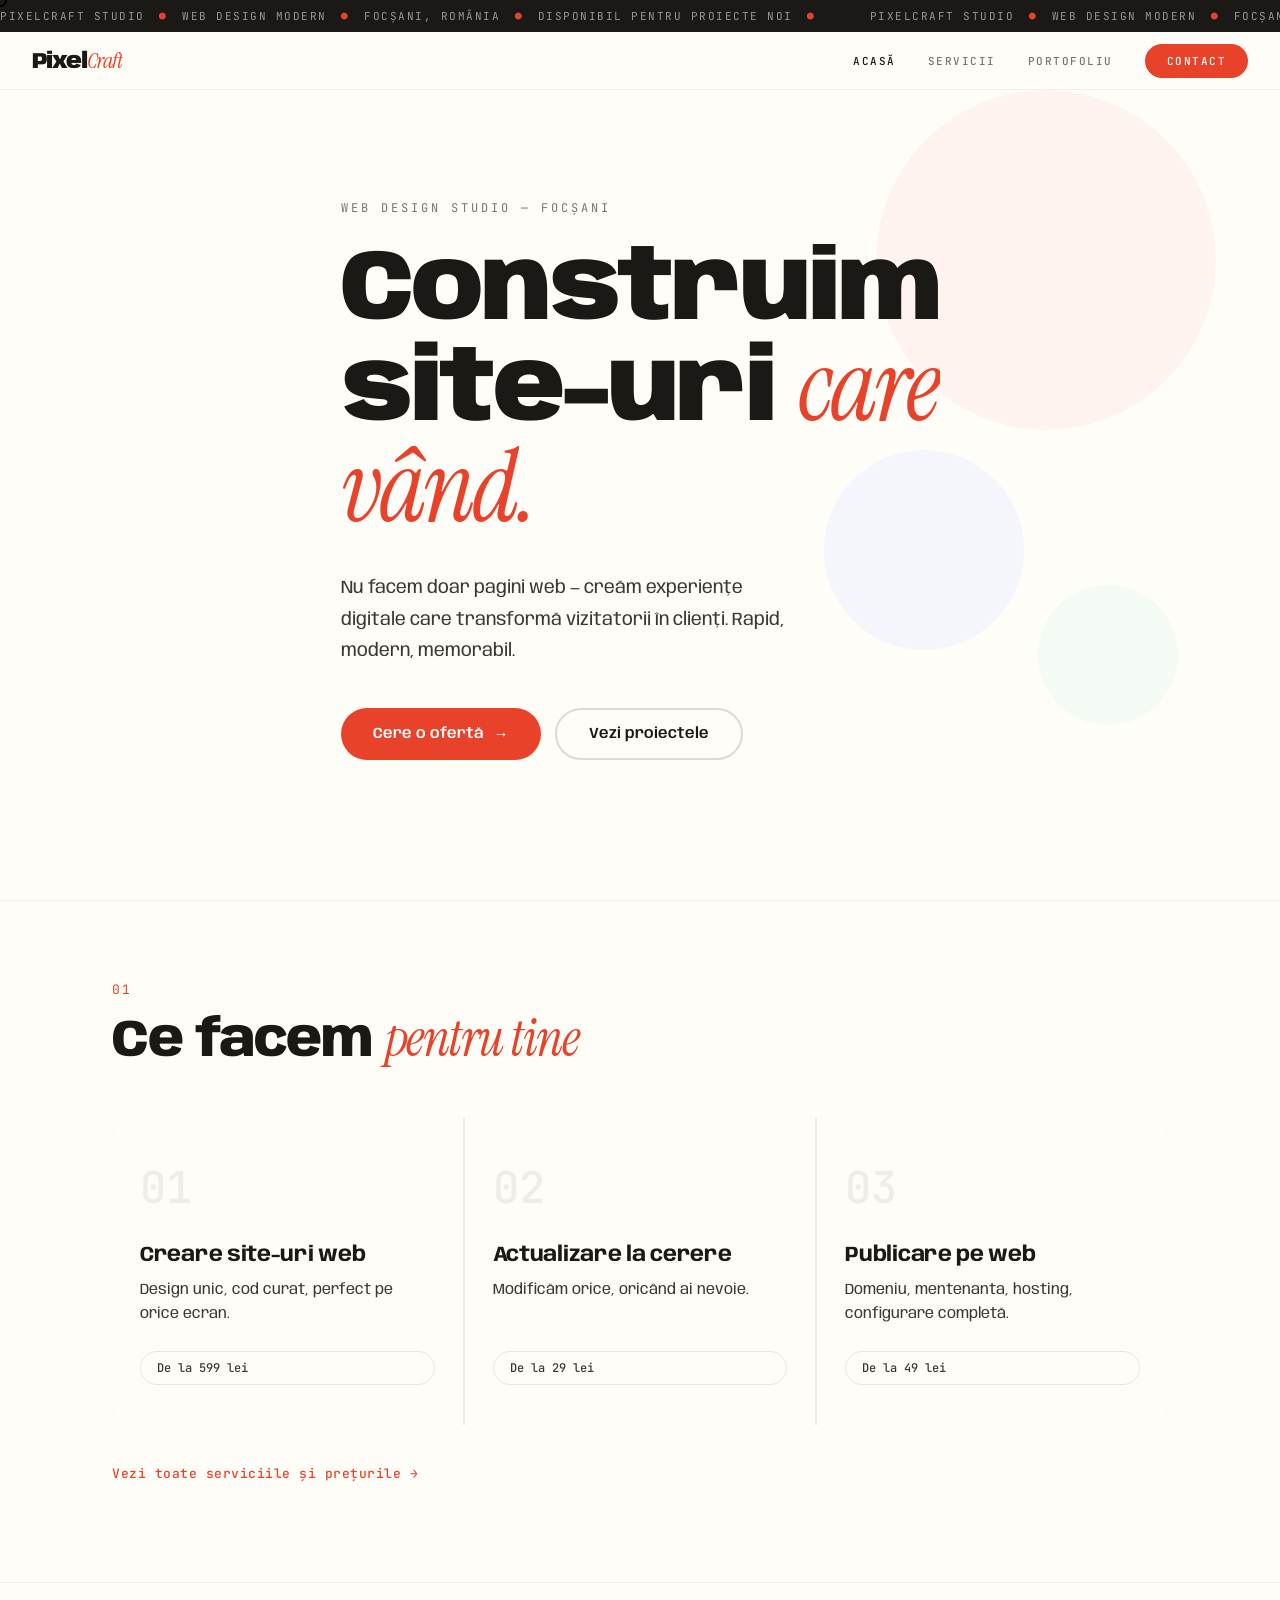
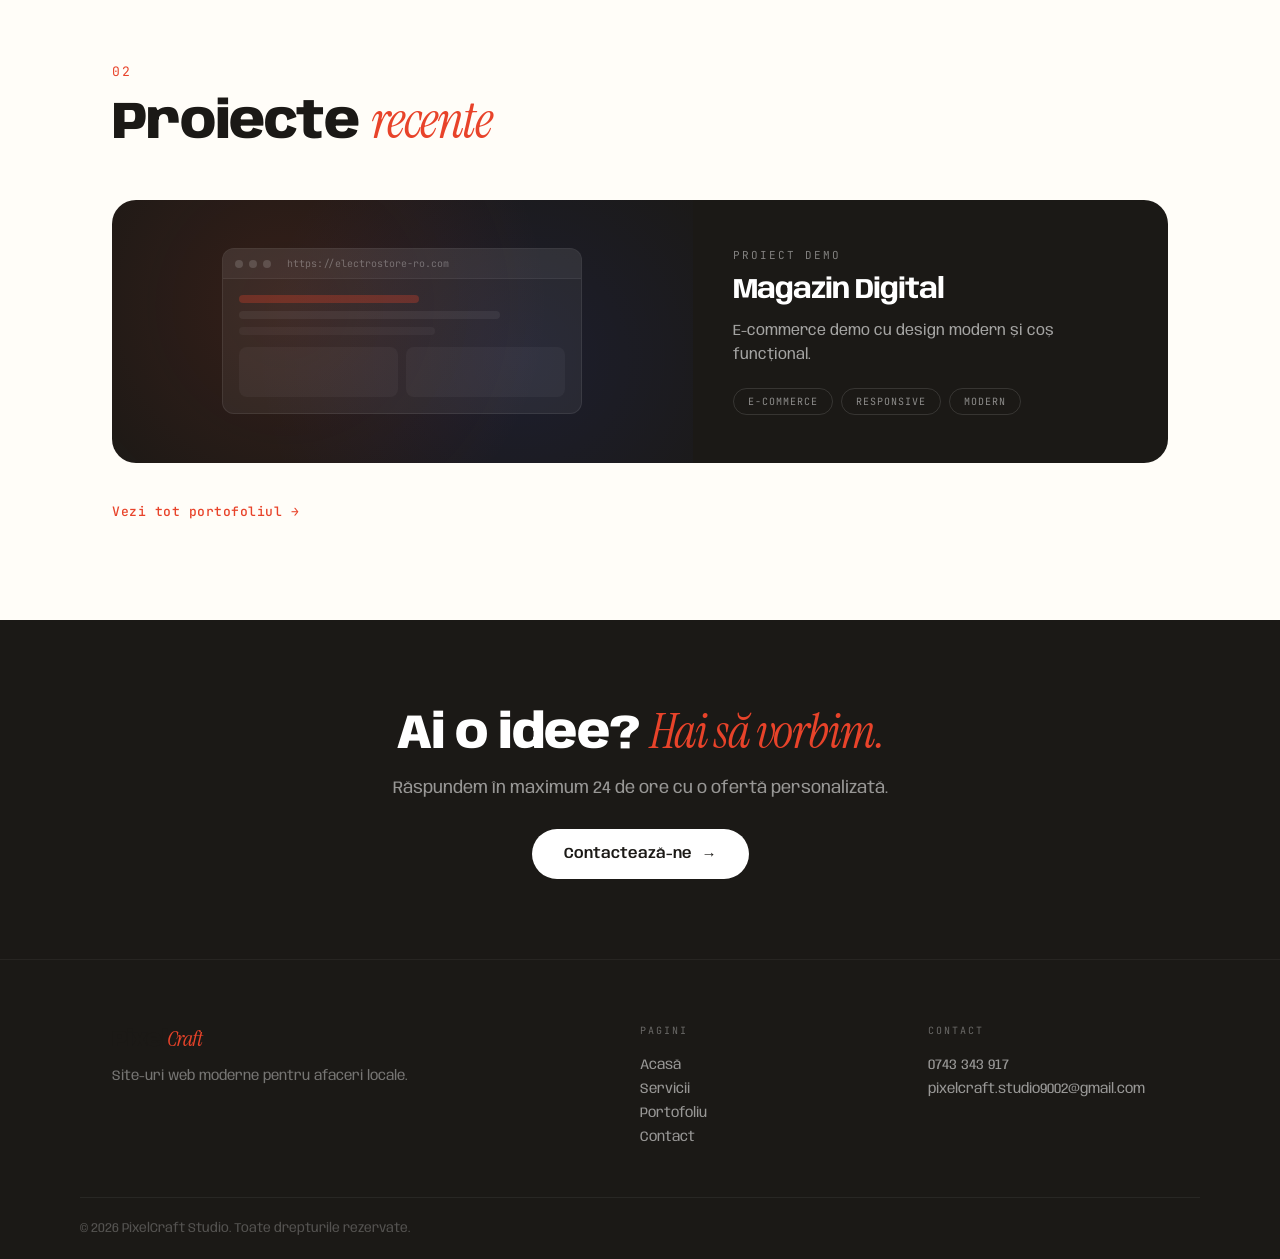
<file: index.html>
<!DOCTYPE html>
<html lang="ro">
<head>
<meta charset="UTF-8">
<meta name="viewport" content="width=device-width, initial-scale=1.0">
<title>PixelCraft Studio — Site-uri Web Moderne</title>
<link href="https://fonts.googleapis.com/css2?family=Instrument+Serif:ital@0;1&family=Anybody:wght@300;400;500;600;700;800;900&family=JetBrains+Mono:wght@400;500&display=swap" rel="stylesheet">
<link rel="stylesheet" href="style.css">
</head>
<body>

<!-- CURSOR -->
<div class="cursor" id="cursor"></div>

<!-- MARQUEE -->
<div class="marquee-wrap">
  <div class="marquee" id="marquee">
    <span>PixelCraft Studio <b class="dot">●</b> Web Design Modern <b class="dot">●</b> Focșani, România <b class="dot">●</b> Disponibil pentru proiecte noi <b class="dot">●</b></span>
    <span>PixelCraft Studio <b class="dot">●</b> Web Design Modern <b class="dot">●</b> Focșani, România <b class="dot">●</b> Disponibil pentru proiecte noi <b class="dot">●</b></span>
    <span>PixelCraft Studio <b class="dot">●</b> Web Design Modern <b class="dot">●</b> Focșani, România <b class="dot">●</b> Disponibil pentru proiecte noi <b class="dot">●</b></span>
    <span>PixelCraft Studio <b class="dot">●</b> Web Design Modern <b class="dot">●</b> Focșani, România <b class="dot">●</b> Disponibil pentru proiecte noi <b class="dot">●</b></span>
  </div>
</div>

<!-- NAV -->
<nav id="navbar">
  <a href="index.html" class="logo">Pixel<i>Craft</i></a>
  <ul class="nav-links" id="navLinks">
    <li><a href="index.html" class="active">Acasă</a></li>
    <li><a href="servicii.html">Servicii</a></li>
    <li><a href="portofoliu.html">Portofoliu</a></li>
    <li><a href="contact.html" class="cta-link">Contact</a></li>
  </ul>
  <button class="hamburger" id="hamburger" aria-label="Meniu">
    <span></span><span></span><span></span>
  </button>
</nav>

<!-- MOBILE MENU -->
<div class="mobile-menu" id="mobileMenu">
  <div class="mobile-menu-inner">
    <a href="index.html" class="mobile-link active">Acasă</a>
    <a href="servicii.html" class="mobile-link">Servicii</a>
    <a href="portofoliu.html" class="mobile-link">Portofoliu</a>
    <a href="contact.html" class="mobile-link">Contact</a>
    <div class="mobile-menu-footer">
      <p>pixelcraft.studio9002@gmail.com</p>
      <p>0743 343 917</p>
    </div>
  </div>
</div>

<!-- HERO -->
<header class="hero">
  <div class="hero-inner">
    <p class="hero-eyebrow anim">Web Design Studio — Focșani</p>
    <h1 class="hero-title">
      <span class="line"><span class="anim anim-d1">Construim</span></span>
      <span class="line"><span class="anim anim-d2">site-uri <em class="accent-italic">care</em></span></span>
      <span class="line"><span class="anim anim-d3"><em class="accent-italic">vând.</em></span></span>
    </h1>
    <p class="hero-desc anim anim-d4">Nu facem doar pagini web — creăm experiențe digitale care transformă vizitatorii în clienți. Rapid, modern, memorabil.</p>
    <div class="hero-buttons anim anim-d5">
      <a href="contact.html" class="btn-primary">Cere o ofertă <span class="btn-arrow">→</span></a>
      <a href="portofoliu.html" class="btn-outline">Vezi proiectele</a>
    </div>
  </div>

  <div class="hero-shapes">
    <div class="blob blob-1"></div>
    <div class="blob blob-2"></div>
    <div class="blob blob-3"></div>
  </div>
</header>

<!-- SERVICII PREVIEW -->
<section class="home-services">
  <div class="container">
    <div class="section-header anim">
      <span class="section-num">01</span>
      <h2 class="section-title">Ce facem <em class="accent-italic">pentru tine</em></h2>
    </div>

    <div class="services-preview">
      <a href="servicii.html" class="service-preview-card anim">
        <span class="sp-num">01</span>
        <h3 class="sp-name">Creare site-uri web</h3>
        <p class="sp-desc">Design unic, cod curat, perfect pe orice ecran.</p>
        <span class="sp-price">De la 599 lei</span>
        <span class="sp-arrow">→</span>
      </a>
      <a href="servicii.html" class="service-preview-card anim anim-delay-1">
        <span class="sp-num">02</span>
        <h3 class="sp-name">Actualizare la cerere</h3>
        <p class="sp-desc">Modificăm orice, oricând ai nevoie.</p>
        <span class="sp-price">De la 29 lei</span>
        <span class="sp-arrow">→</span>
      </a>
      <a href="servicii.html" class="service-preview-card anim anim-delay-2">
        <span class="sp-num">03</span>
        <h3 class="sp-name">Publicare pe web</h3>
        <p class="sp-desc">Domeniu, mentenanta, hosting, configurare completă.</p>
        <span class="sp-price">De la 49 lei</span>
        <span class="sp-arrow">→</span>
      </a>
    </div>

    <div class="section-cta anim">
      <a href="servicii.html" class="link-arrow">Vezi toate serviciile și prețurile →</a>
    </div>
  </div>
</section>

<!-- PORTOFOLIU PREVIEW -->
<section class="home-portfolio">
  <div class="container">
    <div class="section-header anim">
      <span class="section-num">02</span>
      <h2 class="section-title">Proiecte <em class="accent-italic">recente</em></h2>
    </div>

    <div class="portfolio-preview anim">
      <div class="pp-card">
        <div class="pp-visual">
          <div class="pp-browser">
            <div class="pp-browser-bar">
              <span class="pp-dot"></span><span class="pp-dot"></span><span class="pp-dot"></span>
              <span class="pp-url">https://electrostore-ro.com</span>
            </div>
            <div class="pp-browser-body">
              <div class="pp-line pp-line-accent"></div>
              <div class="pp-line pp-line-80"></div>
              <div class="pp-line pp-line-60"></div>
              <div class="pp-blocks">
                <div class="pp-block"></div>
                <div class="pp-block"></div>
              </div>
            </div>
          </div>
        </div>
        <div class="pp-info">
          <span class="pp-label">Proiect Demo</span>
          <h3 class="pp-name">Magazin Digital</h3>
          <p class="pp-desc">E-commerce demo cu design modern și coș funcțional.</p>
          <div class="pp-tags">
            <span>E-commerce</span><span>Responsive</span><span>Modern</span>
          </div>
        </div>
      </div>
    </div>

    <div class="section-cta anim">
      <a href="portofoliu.html" class="link-arrow">Vezi tot portofoliul →</a>
    </div>
  </div>
</section>

<!-- CTA BAND -->
<section class="cta-band">
  <div class="container">
    <div class="cta-content anim">
      <h2 class="cta-title">Ai o idee? <em class="accent-italic">Hai să vorbim.</em></h2>
      <p class="cta-desc">Răspundem în maximum 24 de ore cu o ofertă personalizată.</p>
      <a href="contact.html" class="btn-primary btn-light">Contactează-ne <span class="btn-arrow">→</span></a>
    </div>
  </div>
</section>

<!-- FOOTER -->
<footer class="site-footer">
  <div class="container footer-grid">
    <div class="footer-brand">
      <span class="logo">Pixel<i>Craft</i></span>
      <p class="footer-tagline">Site-uri web moderne pentru afaceri locale.</p>
    </div>
    <div class="footer-nav">
      <p class="footer-heading">Pagini</p>
      <a href="index.html">Acasă</a>
      <a href="servicii.html">Servicii</a>
      <a href="portofoliu.html">Portofoliu</a>
      <a href="contact.html">Contact</a>
    </div>
    <div class="footer-contact">
      <p class="footer-heading">Contact</p>
      <a href="tel:0743343917">0743 343 917</a>
      <a href="mailto:pixelcraft.studio9002@gmail.com">pixelcraft.studio9002@gmail.com</a>
    </div>
  </div>
  <div class="container footer-bottom">
    <p>© 2026 PixelCraft Studio. Toate drepturile rezervate.</p>
  </div>
</footer>

<script src="main.js"></script>
</body>
</html>
</file>
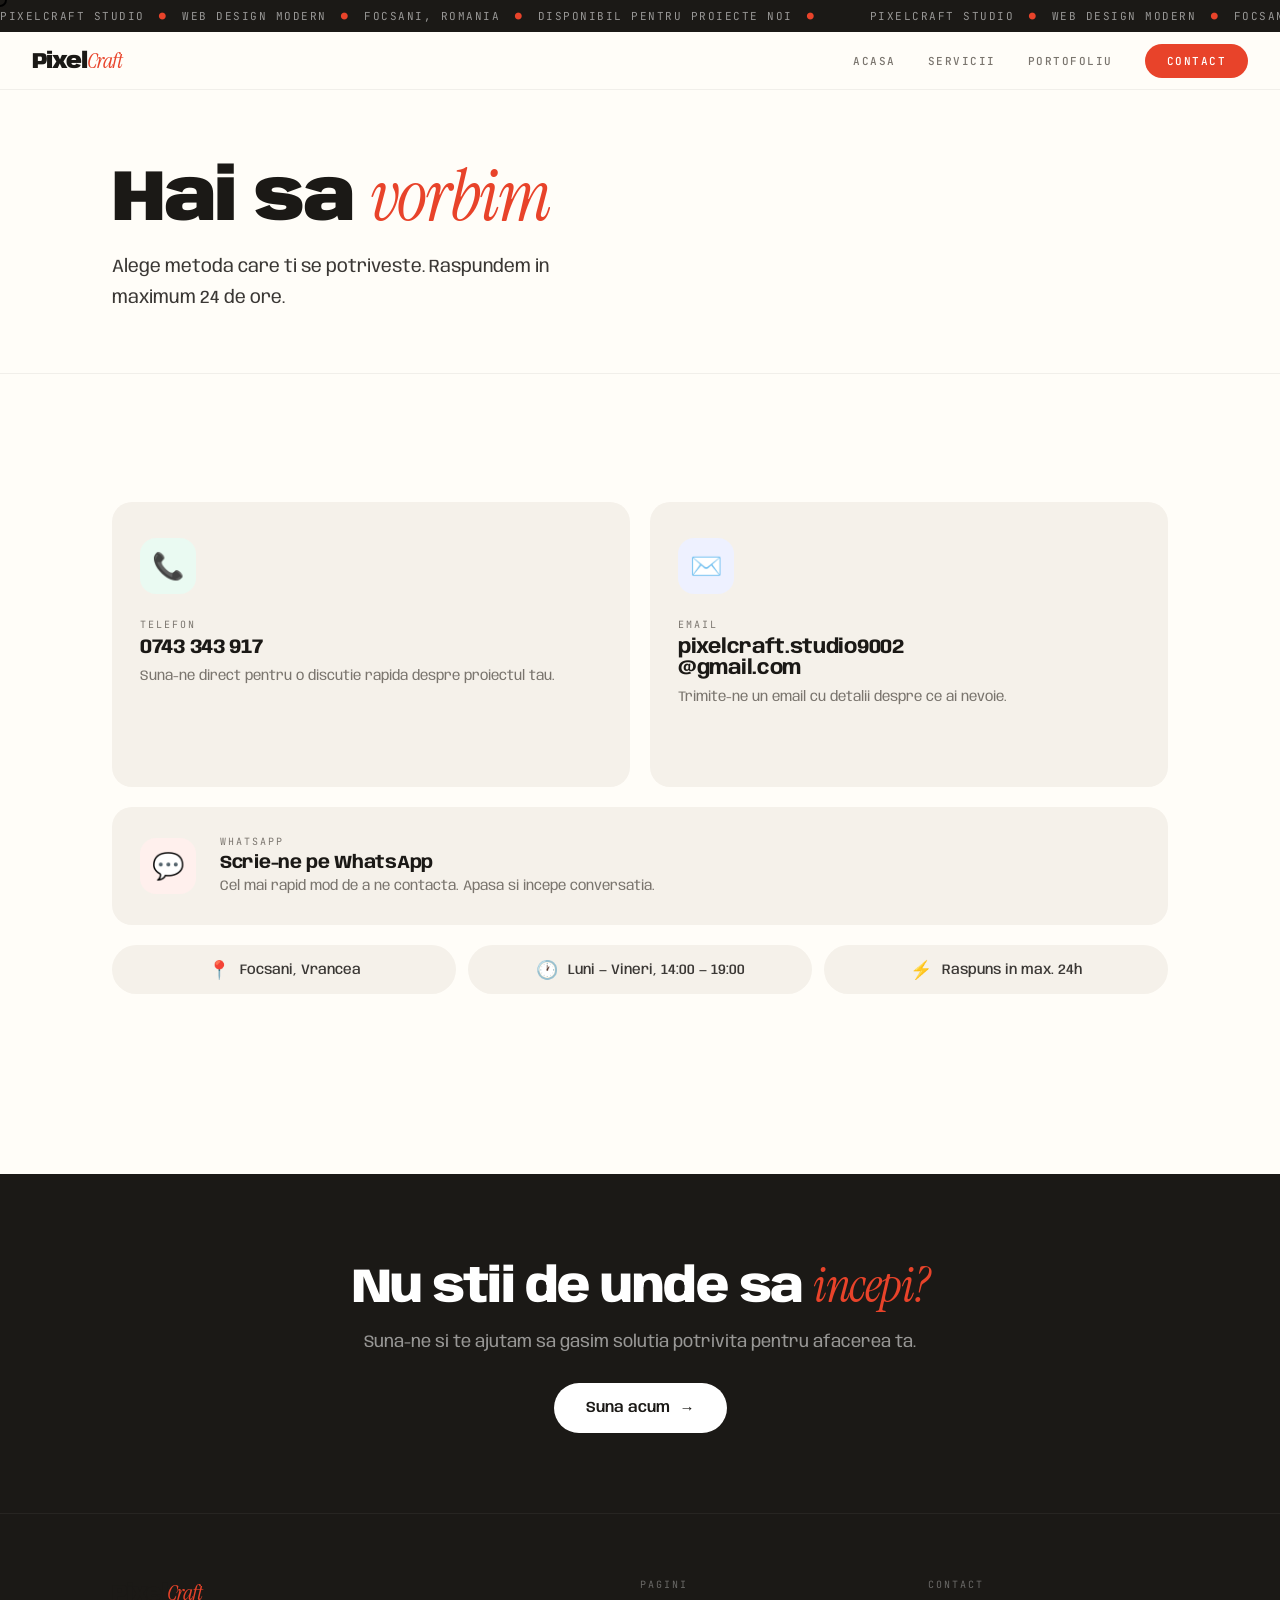
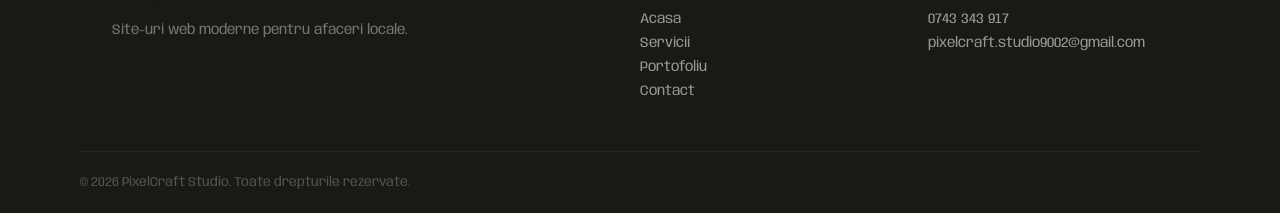
<file: contact.html>
<!DOCTYPE html>
<html lang="ro">
<head>
<meta charset="UTF-8">
<meta name="viewport" content="width=device-width, initial-scale=1.0">
<title>Contact — PixelCraft Studio</title>
<link href="https://fonts.googleapis.com/css2?family=Instrument+Serif:ital@0;1&family=Anybody:wght@300;400;500;600;700;800;900&family=JetBrains+Mono:wght@400;500&display=swap" rel="stylesheet">
<link rel="stylesheet" href="style.css">
<style>
  .contact-cards {
    display: grid;
    grid-template-columns: 1fr 1fr;
    gap: 20px;
    margin-top: 48px;
  }

  .contact-action-card {
    background: var(--sand);
    border-radius: 20px;
    padding: 36px 28px;
    text-decoration: none;
    color: var(--ink);
    position: relative;
    overflow: hidden;
    transition: all 0.5s cubic-bezier(0.16,1,0.3,1);
    display: flex;
    flex-direction: column;
  }

  .contact-action-card::before {
    content: '';
    position: absolute;
    inset: 0;
    background: var(--ink);
    transform: translateY(101%);
    transition: transform 0.5s cubic-bezier(0.16,1,0.3,1);
    z-index: 0;
  }

  .contact-action-card:hover::before { transform: translateY(0); }
  .contact-action-card:hover { color: #fff; }
  .contact-action-card:hover .cac-icon { background: rgba(255,255,255,0.1); }
  .contact-action-card:hover .cac-hint { color: rgba(255,255,255,0.4); }
  .contact-action-card:hover .cac-arrow { opacity: 1; transform: translateX(0); color: var(--pop); }
  .contact-action-card > * { position: relative; z-index: 1; }

  .cac-icon {
    width: 56px;
    height: 56px;
    border-radius: 16px;
    display: flex;
    align-items: center;
    justify-content: center;
    font-size: 26px;
    margin-bottom: 24px;
    transition: background 0.5s;
  }

  .cac-icon.green { background: var(--green-soft); }
  .cac-icon.blue { background: var(--blue-soft); }
  .cac-icon.orange { background: var(--pop-soft); }
  .cac-icon.gray { background: var(--sand); border: 1px solid rgba(27,25,22,0.06); }

  .cac-label {
    font-family: var(--font-mono);
    font-size: 10px;
    letter-spacing: 2px;
    text-transform: uppercase;
    color: var(--ink-muted);
    margin-bottom: 6px;
    transition: color 0.5s;
  }

  .contact-action-card:hover .cac-label { color: rgba(255,255,255,0.4); }

  .cac-value {
    font-family: var(--font-display);
    font-size: 20px;
    font-weight: 700;
    letter-spacing: -0.3px;
    margin-bottom: 8px;
  }

  .cac-hint {
    font-size: 14px;
    color: var(--ink-muted);
    font-weight: 400;
    line-height: 1.5;
    transition: color 0.5s;
    flex: 1;
  }

  .cac-arrow {
    font-size: 20px;
    color: var(--pop);
    margin-top: 20px;
    opacity: 0;
    transform: translateX(-10px);
    transition: all 0.4s;
    align-self: flex-end;
  }

  /* Full-width card */
  .contact-action-card.full {
    grid-column: span 2;
    flex-direction: row;
    align-items: center;
    gap: 24px;
    padding: 28px;
  }

  .contact-action-card.full .cac-icon { margin-bottom: 0; flex-shrink: 0; }
  .contact-action-card.full .cac-text { flex: 1; }
  .contact-action-card.full .cac-value { font-size: 18px; margin-bottom: 4px; }
  .contact-action-card.full .cac-arrow { margin-top: 0; }

  /* Info strip */
  .contact-strip {
    display: flex;
    gap: 12px;
    margin-top: 20px;
    flex-wrap: wrap;
  }

  .strip-item {
    display: flex;
    align-items: center;
    gap: 10px;
    background: var(--sand);
    padding: 14px 20px;
    border-radius: 100px;
    font-size: 14px;
    font-weight: 500;
    color: var(--ink-body);
    flex: 1;
    min-width: 200px;
    justify-content: center;
  }

  .strip-icon { font-size: 18px; }

  @media (max-width: 900px) {
    .contact-cards { grid-template-columns: 1fr; }
    .contact-action-card.full { 
      grid-column: span 1; 
      flex-direction: column;
      align-items: flex-start;
    }
    .contact-action-card.full .cac-icon { margin-bottom: 20px; }
    .contact-action-card.full .cac-arrow { align-self: flex-end; margin-top: 16px; }
    .contact-strip { flex-direction: column; }
    .strip-item { min-width: auto; }
  }
</style>
</head>
<body>
<div class="cursor" id="cursor"></div>

<div class="marquee-wrap">
  <div class="marquee">
    <span>PixelCraft Studio <b class="dot">●</b> Web Design Modern <b class="dot">●</b> Focsani, Romania <b class="dot">●</b> Disponibil pentru proiecte noi <b class="dot">●</b></span>
    <span>PixelCraft Studio <b class="dot">●</b> Web Design Modern <b class="dot">●</b> Focsani, Romania <b class="dot">●</b> Disponibil pentru proiecte noi <b class="dot">●</b></span>
    <span>PixelCraft Studio <b class="dot">●</b> Web Design Modern <b class="dot">●</b> Focsani, Romania <b class="dot">●</b> Disponibil pentru proiecte noi <b class="dot">●</b></span>
    <span>PixelCraft Studio <b class="dot">●</b> Web Design Modern <b class="dot">●</b> Focsani, Romania <b class="dot">●</b> Disponibil pentru proiecte noi <b class="dot">●</b></span>
  </div>
</div>

<nav id="navbar">
  <a href="index.html" class="logo">Pixel<i>Craft</i></a>
  <ul class="nav-links">
    <li><a href="index.html">Acasa</a></li>
    <li><a href="servicii.html">Servicii</a></li>
    <li><a href="portofoliu.html">Portofoliu</a></li>
    <li><a href="contact.html" class="cta-link active">Contact</a></li>
  </ul>
  <button class="hamburger" id="hamburger" aria-label="Meniu"><span></span><span></span><span></span></button>
</nav>

<div class="mobile-menu" id="mobileMenu">
  <div class="mobile-menu-inner">
    <a href="index.html" class="mobile-link">Acasa</a>
    <a href="servicii.html" class="mobile-link">Servicii</a>
    <a href="portofoliu.html" class="mobile-link">Portofoliu</a>
    <a href="contact.html" class="mobile-link active">Contact</a>
    <div class="mobile-menu-footer">
      <p>pixelcraft.studio9002@gmail.com</p>
      <p>0743 343 917</p>
    </div>
  </div>
</div>

<div class="page-header">
  <div class="container">
    <h1 class="page-title anim">Hai sa <em class="accent-italic">vorbim</em></h1>
    <p class="page-subtitle anim anim-d2">Alege metoda care ti se potriveste. Raspundem in maximum 24 de ore.</p>
  </div>
</div>

<section class="contact-full">
  <div class="container">

    <div class="contact-cards">
      <!-- Telefon -->
      <a href="tel:0743343917" class="contact-action-card anim">
        <div class="cac-icon green">📞</div>
        <p class="cac-label">Telefon</p>
        <h3 class="cac-value">0743 343 917</h3>
        <p class="cac-hint">Suna-ne direct pentru o discutie rapida despre proiectul tau.</p>
        <span class="cac-arrow">→</span>
      </a>

      <!-- Email -->
      <a href="mailto:pixelcraft.studio9002@gmail.com" class="contact-action-card anim anim-delay-1">
        <div class="cac-icon blue">✉️</div>
        <p class="cac-label">Email</p>
        <h3 class="cac-value">pixelcraft.studio9002<br>@gmail.com</h3>
        <p class="cac-hint">Trimite-ne un email cu detalii despre ce ai nevoie.</p>
        <span class="cac-arrow">→</span>
      </a>

      <!-- WhatsApp -->
      <a href="https://wa.me/40743343917?text=Salut!%20As%20vrea%20sa%20discut%20despre%20un%20proiect%20web." target="_blank" class="contact-action-card full anim anim-delay-2">
        <div class="cac-icon orange">💬</div>
        <div class="cac-text">
          <p class="cac-label">WhatsApp</p>
          <h3 class="cac-value">Scrie-ne pe WhatsApp</h3>
          <p class="cac-hint">Cel mai rapid mod de a ne contacta. Apasa si incepe conversatia.</p>
        </div>
        <span class="cac-arrow">→</span>
      </a>
    </div>

    <!-- Info strip -->
    <div class="contact-strip anim">
      <div class="strip-item">
        <span class="strip-icon">📍</span>
        Focsani, Vrancea
      </div>
      <div class="strip-item">
        <span class="strip-icon">🕐</span>
        Luni — Vineri, 14:00 — 19:00
      </div>
      <div class="strip-item">
        <span class="strip-icon">⚡</span>
        Raspuns in max. 24h
      </div>
    </div>

  </div>
</section>

<section class="cta-band" style="margin-top: 80px;">
  <div class="container">
    <div class="cta-content anim">
      <h2 class="cta-title">Nu stii de unde sa <em class="accent-italic">incepi?</em></h2>
      <p class="cta-desc">Suna-ne si te ajutam sa gasim solutia potrivita pentru afacerea ta.</p>
      <a href="tel:0743343917" class="btn-primary btn-light">Suna acum <span class="btn-arrow">→</span></a>
    </div>
  </div>
</section>

<footer class="site-footer">
  <div class="container footer-grid">
    <div class="footer-brand">
      <span class="logo">Pixel<i>Craft</i></span>
      <p class="footer-tagline">Site-uri web moderne pentru afaceri locale.</p>
    </div>
    <div class="footer-nav">
      <p class="footer-heading">Pagini</p>
      <a href="index.html">Acasa</a>
      <a href="servicii.html">Servicii</a>
      <a href="portofoliu.html">Portofoliu</a>
      <a href="contact.html">Contact</a>
    </div>
    <div class="footer-contact">
      <p class="footer-heading">Contact</p>
      <a href="tel:0743343917">0743 343 917</a>
      <a href="mailto:pixelcraft.studio9002@gmail.com">pixelcraft.studio9002@gmail.com</a>
    </div>
  </div>
  <div class="container footer-bottom">
    <p>© 2026 PixelCraft Studio. Toate drepturile rezervate.</p>
  </div>
</footer>

<script src="main.js"></script>
</body>
</html>
</file>
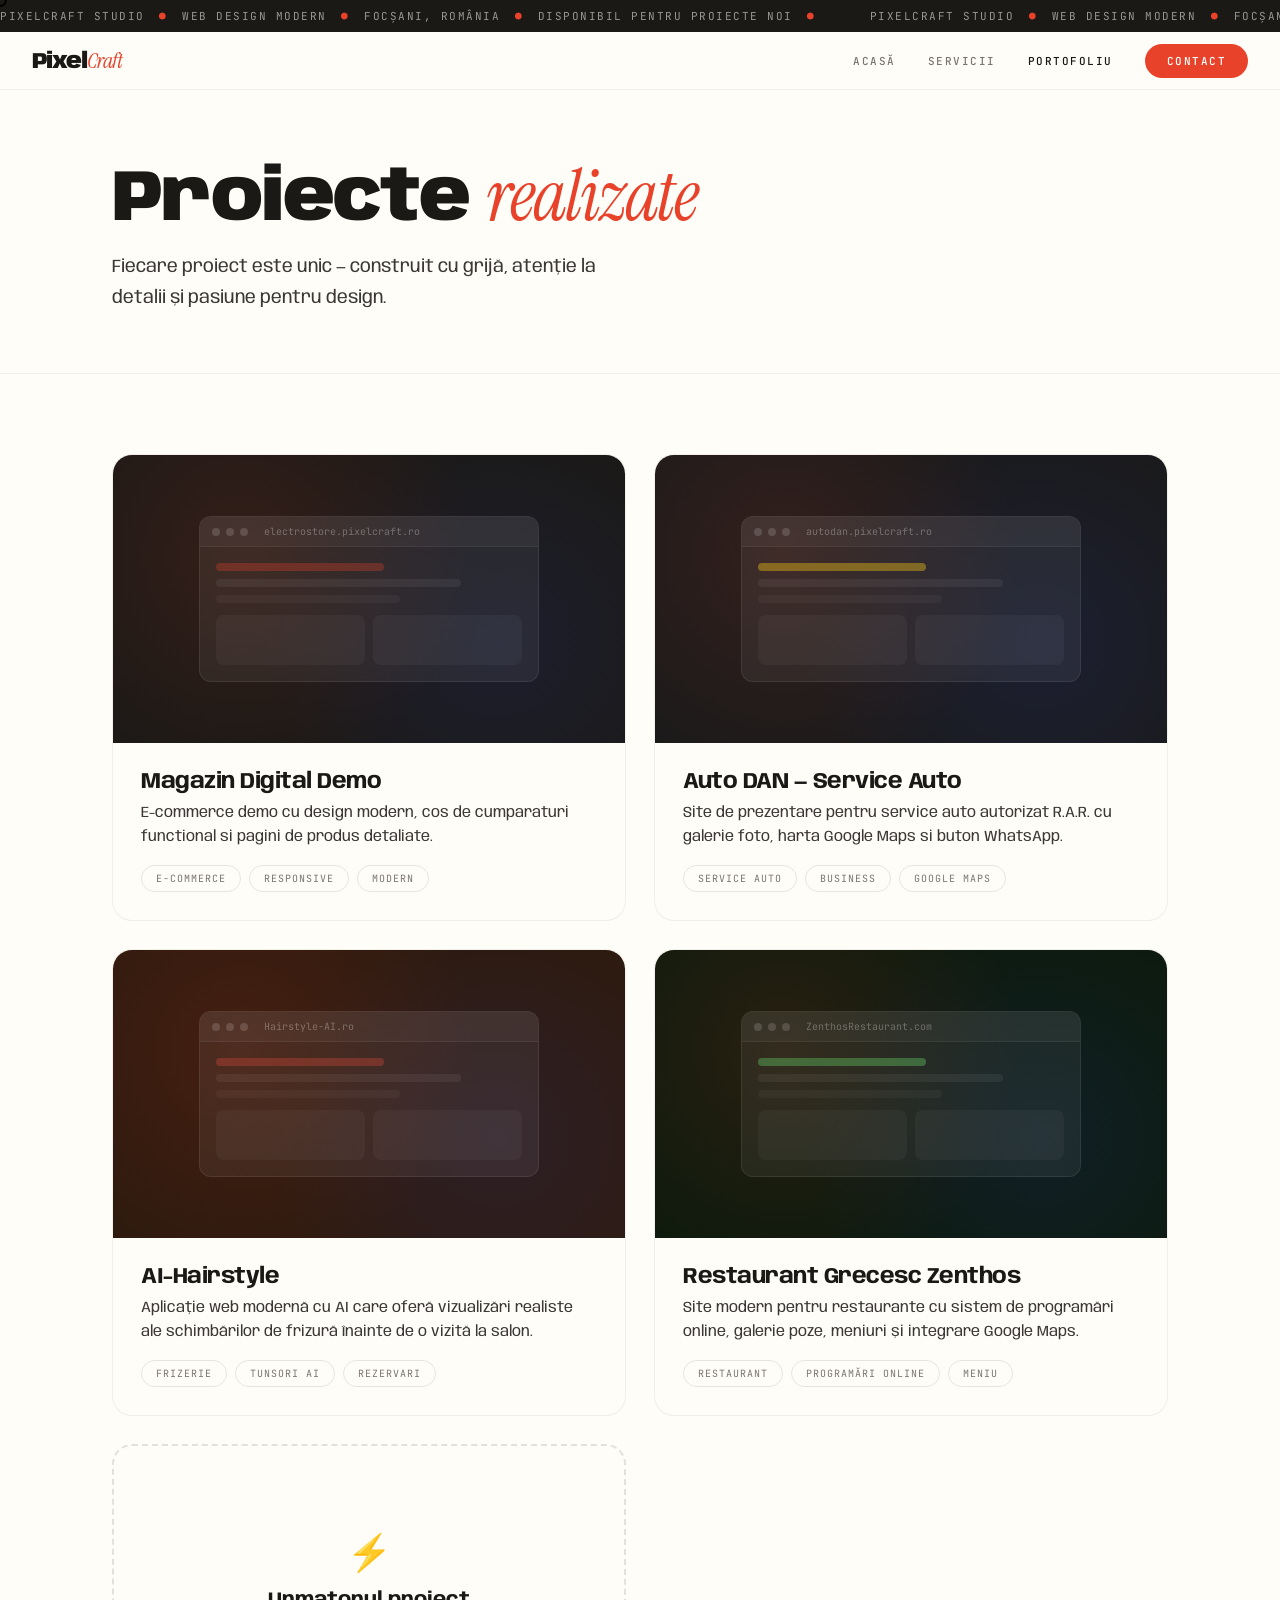
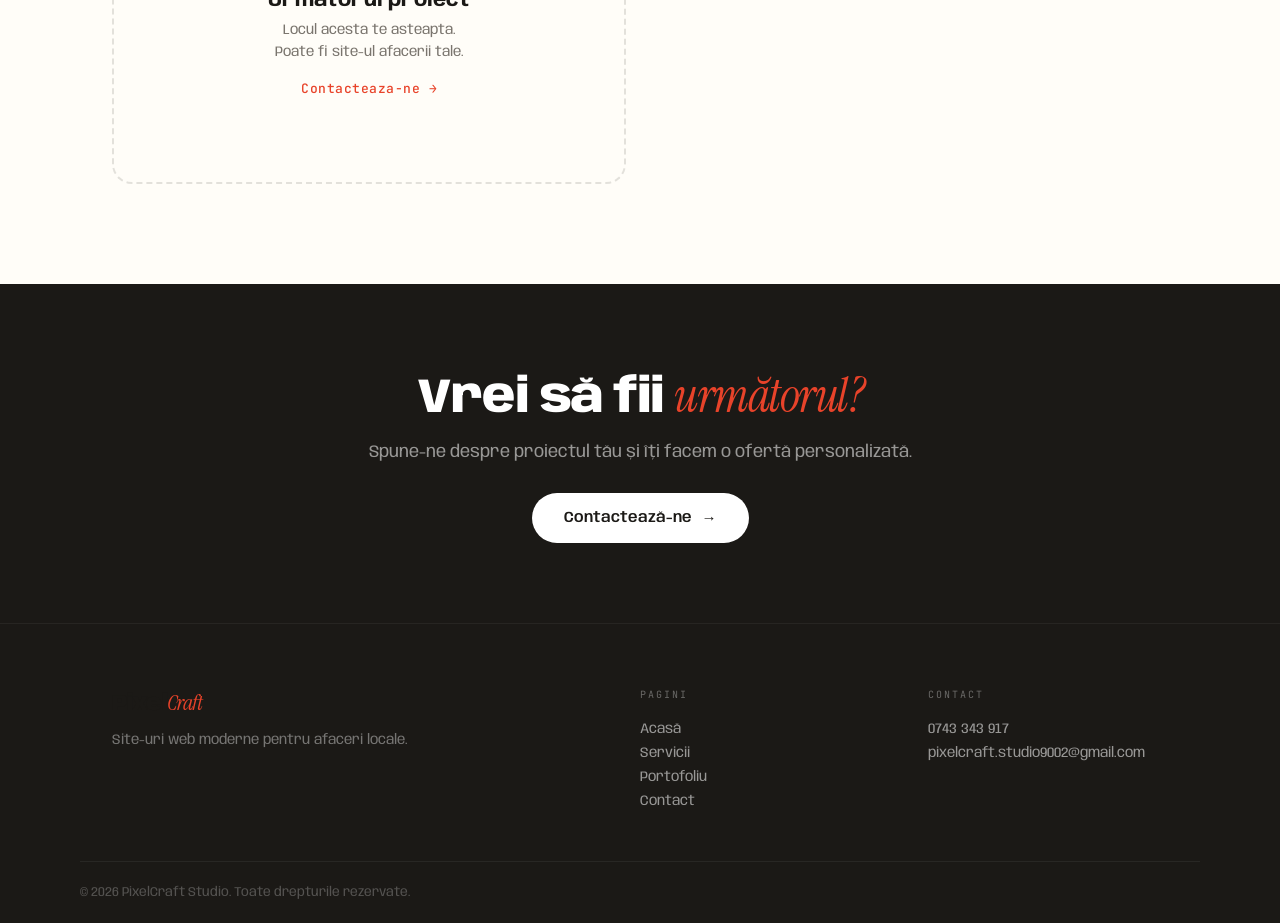
<file: portofoliu.html>
<!DOCTYPE html>
<html lang="ro">
<head>
<meta charset="UTF-8">
<meta name="viewport" content="width=device-width, initial-scale=1.0">
<title>Portofoliu — PixelCraft Studio</title>
<link href="https://fonts.googleapis.com/css2?family=Instrument+Serif:ital@0;1&family=Anybody:wght@300;400;500;600;700;800;900&family=JetBrains+Mono:wght@400;500&display=swap" rel="stylesheet">
<link rel="stylesheet" href="style.css">
</head>
<body>
<div class="cursor" id="cursor"></div>

<div class="marquee-wrap">
  <div class="marquee">
    <span>PixelCraft Studio <b class="dot">●</b> Web Design Modern <b class="dot">●</b> Focșani, România <b class="dot">●</b> Disponibil pentru proiecte noi <b class="dot">●</b></span>
    <span>PixelCraft Studio <b class="dot">●</b> Web Design Modern <b class="dot">●</b> Focșani, România <b class="dot">●</b> Disponibil pentru proiecte noi <b class="dot">●</b></span>
    <span>PixelCraft Studio <b class="dot">●</b> Web Design Modern <b class="dot">●</b> Focșani, România <b class="dot">●</b> Disponibil pentru proiecte noi <b class="dot">●</b></span>
    <span>PixelCraft Studio <b class="dot">●</b> Web Design Modern <b class="dot">●</b> Focșani, România <b class="dot">●</b> Disponibil pentru proiecte noi <b class="dot">●</b></span>
  </div>
</div>

<nav id="navbar">
  <a href="index.html" class="logo">Pixel<i>Craft</i></a>
  <ul class="nav-links">
    <li><a href="index.html">Acasă</a></li>
    <li><a href="servicii.html">Servicii</a></li>
    <li><a href="portofoliu.html" class="active">Portofoliu</a></li>
    <li><a href="contact.html" class="cta-link">Contact</a></li>
  </ul>
  <button class="hamburger" id="hamburger" aria-label="Meniu"><span></span><span></span><span></span></button>
</nav>

<div class="mobile-menu" id="mobileMenu">
  <div class="mobile-menu-inner">
    <a href="index.html" class="mobile-link">Acasă</a>
    <a href="servicii.html" class="mobile-link">Servicii</a>
    <a href="portofoliu.html" class="mobile-link active">Portofoliu</a>
    <a href="contact.html" class="mobile-link">Contact</a>
    <div class="mobile-menu-footer">
      <p>pixelcraft.studio9002@gmail.com</p>
      <p>0743 343 917</p>
    </div>
  </div>
</div>

<div class="page-header">
  <div class="container">
    <h1 class="page-title anim">Proiecte <em class="accent-italic">realizate</em></h1>
    <p class="page-subtitle anim anim-d2">Fiecare proiect este unic — construit cu grijă, atenție la detalii și pasiune pentru design.</p>
  </div>
</div>

<section class="portfolio-full">
  <div class="container">
    <div class="portfolio-full-grid">

      <!-- PROIECT 1 - ElectroStore -->
      <a href="https://pixelcraft-fo.github.io/electrostore/" target="_blank" class="pf-card anim" style="text-decoration:none; color:inherit;">
        <div class="pf-thumb">
          <div class="pp-browser">
            <div class="pp-browser-bar">
              <span class="pp-dot"></span><span class="pp-dot"></span><span class="pp-dot"></span>
              <span class="pp-url">electrostore.pixelcraft.ro</span>
            </div>
            <div class="pp-browser-body">
              <div class="pp-line pp-line-accent"></div>
              <div class="pp-line pp-line-80"></div>
              <div class="pp-line pp-line-60"></div>
              <div class="pp-blocks">
                <div class="pp-block"></div>
                <div class="pp-block"></div>
              </div>
            </div>
          </div>
        </div>
        <div class="pf-info">
          <h3>Magazin Digital Demo</h3>
          <p>E-commerce demo cu design modern, cos de cumparaturi functional si pagini de produs detaliate.</p>
          <div class="pp-tags">
            <span>E-commerce</span><span>Responsive</span><span>Modern</span>
          </div>
        </div>
      </a>

      <!-- PROIECT 2 - Auto DAN -->
      <a href="https://pixelcraft-fo.github.io/AutoDAN/" target="_blank" class="pf-card anim anim-delay-1" style="text-decoration:none; color:inherit;">
        <div class="pf-thumb" style="background: #1a1a1a;">
          <div class="pp-browser">
            <div class="pp-browser-bar">
              <span class="pp-dot"></span><span class="pp-dot"></span><span class="pp-dot"></span>
              <span class="pp-url">autodan.pixelcraft.ro</span>
            </div>
            <div class="pp-browser-body">
              <div class="pp-line" style="width:55%; background: rgba(245,197,24,0.4);"></div>
              <div class="pp-line pp-line-80"></div>
              <div class="pp-line pp-line-60"></div>
              <div class="pp-blocks">
                <div class="pp-block"></div>
                <div class="pp-block"></div>
              </div>
            </div>
          </div>
        </div>
        <div class="pf-info">
          <h3>Auto DAN — Service Auto</h3>
          <p>Site de prezentare pentru service auto autorizat R.A.R. cu galerie foto, harta Google Maps si buton WhatsApp.</p>
          <div class="pp-tags">
            <span>Service Auto</span><span>Business</span><span>Google Maps</span>
          </div>
        </div>
      </a>

      <!-- PROIECT 3 - AI-Hairstyle -->
      <a href="https://barbershop-site-five.vercel.app/index.html" target="_blank" class="pf-card anim" style="text-decoration:none; color:inherit;">
        <div class="pf-thumb" style="background: #2d1a0e;">
          <div class="pp-browser">
            <div class="pp-browser-bar">
              <span class="pp-dot"></span><span class="pp-dot"></span><span class="pp-dot"></span>
              <span class="pp-url">Hairstyle-AI.ro</span>
            </div>
            <div class="pp-browser-body">
              <div class="pp-line" style="width:55%; background: rgba(196,69,54,0.4);"></div>
              <div class="pp-line pp-line-80"></div>
              <div class="pp-line pp-line-60"></div>
              <div class="pp-blocks">
                <div class="pp-block"></div>
                <div class="pp-block"></div>
              </div>
            </div>
          </div>
        </div>
        <div class="pf-info">
          <h3>AI-Hairstyle</h3>
          <p>Aplicație web modernă cu AI care oferă vizualizări realiste ale schimbărilor de frizură înainte de o vizită la salon.</p>
          <div class="pp-tags">
            <span>Frizerie</span><span>Tunsori AI</span><span>Rezervari</span>
          </div>
        </div>
      </a>

      <!-- PROIECT 4 - Restaurant Zenthos -->
      <a href="https://pixelcraft-fo.github.io/zenthos-restaurant/index.html#hero" target="_blank" class="pf-card anim anim-delay-1" style="text-decoration:none; color:inherit;">
        <div class="pf-thumb" style="background: #0d1a0d;">
          <div class="pp-browser">
            <div class="pp-browser-bar">
              <span class="pp-dot"></span><span class="pp-dot"></span><span class="pp-dot"></span>
              <span class="pp-url">ZenthosRestaurant.com</span>
            </div>
            <div class="pp-browser-body">
              <div class="pp-line" style="width:55%; background: rgba(100,200,100,0.4);"></div>
              <div class="pp-line pp-line-80"></div>
              <div class="pp-line pp-line-60"></div>
              <div class="pp-blocks">
                <div class="pp-block"></div>
                <div class="pp-block"></div>
              </div>
            </div>
          </div>
        </div>
        <div class="pf-info">
          <h3>Restaurant Grecesc Zenthos</h3>
          <p>Site modern pentru restaurante cu sistem de programări online, galerie poze, meniuri și integrare Google Maps.</p>
          <div class="pp-tags">
            <span>Restaurant</span><span>Programări Online</span><span>Meniu</span>
          </div>
        </div>
      </a>

      <!-- URMATORUL PROIECT -->
      <div class="pf-card pf-coming anim anim-delay-2">
        <div class="pf-coming-inner">
          <div class="pf-coming-icon">⚡</div>
          <h3>Urmatorul proiect</h3>
          <p>Locul acesta te asteapta.<br>Poate fi site-ul afacerii tale.</p>
          <a href="contact.html" class="link-arrow" style="margin-top: 16px; display: inline-block;">Contacteaza-ne →</a>
        </div>
      </div>

    </div>
  </div>
</section>

<section class="cta-band">
  <div class="container">
    <div class="cta-content anim">
      <h2 class="cta-title">Vrei să fii <em class="accent-italic">următorul?</em></h2>
      <p class="cta-desc">Spune-ne despre proiectul tău și îți facem o ofertă personalizată.</p>
      <a href="contact.html" class="btn-primary btn-light">Contactează-ne <span class="btn-arrow">→</span></a>
    </div>
  </div>
</section>

  
<footer class="site-footer">
  <div class="container footer-grid">
    <div class="footer-brand">
      <span class="logo">Pixel<i>Craft</i></span>
      <p class="footer-tagline">Site-uri web moderne pentru afaceri locale.</p>
    </div>
    <div class="footer-nav">
      <p class="footer-heading">Pagini</p>
      <a href="index.html">Acasă</a>
      <a href="servicii.html">Servicii</a>
      <a href="portofoliu.html">Portofoliu</a>
      <a href="contact.html">Contact</a>
    </div>
    <div class="footer-contact">
      <p class="footer-heading">Contact</p>
      <a href="tel:0743343917">0743 343 917</a>
      <a href="mailto:pixelcraft.studio9002@gmail.com">pixelcraft.studio9002@gmail.com</a>
    </div>
  </div>
  <div class="container footer-bottom">
    <p>© 2026 PixelCraft Studio. Toate drepturile rezervate.</p>
  </div>
</footer>

<script src="main.js"></script>
</body>
</html>
</file>
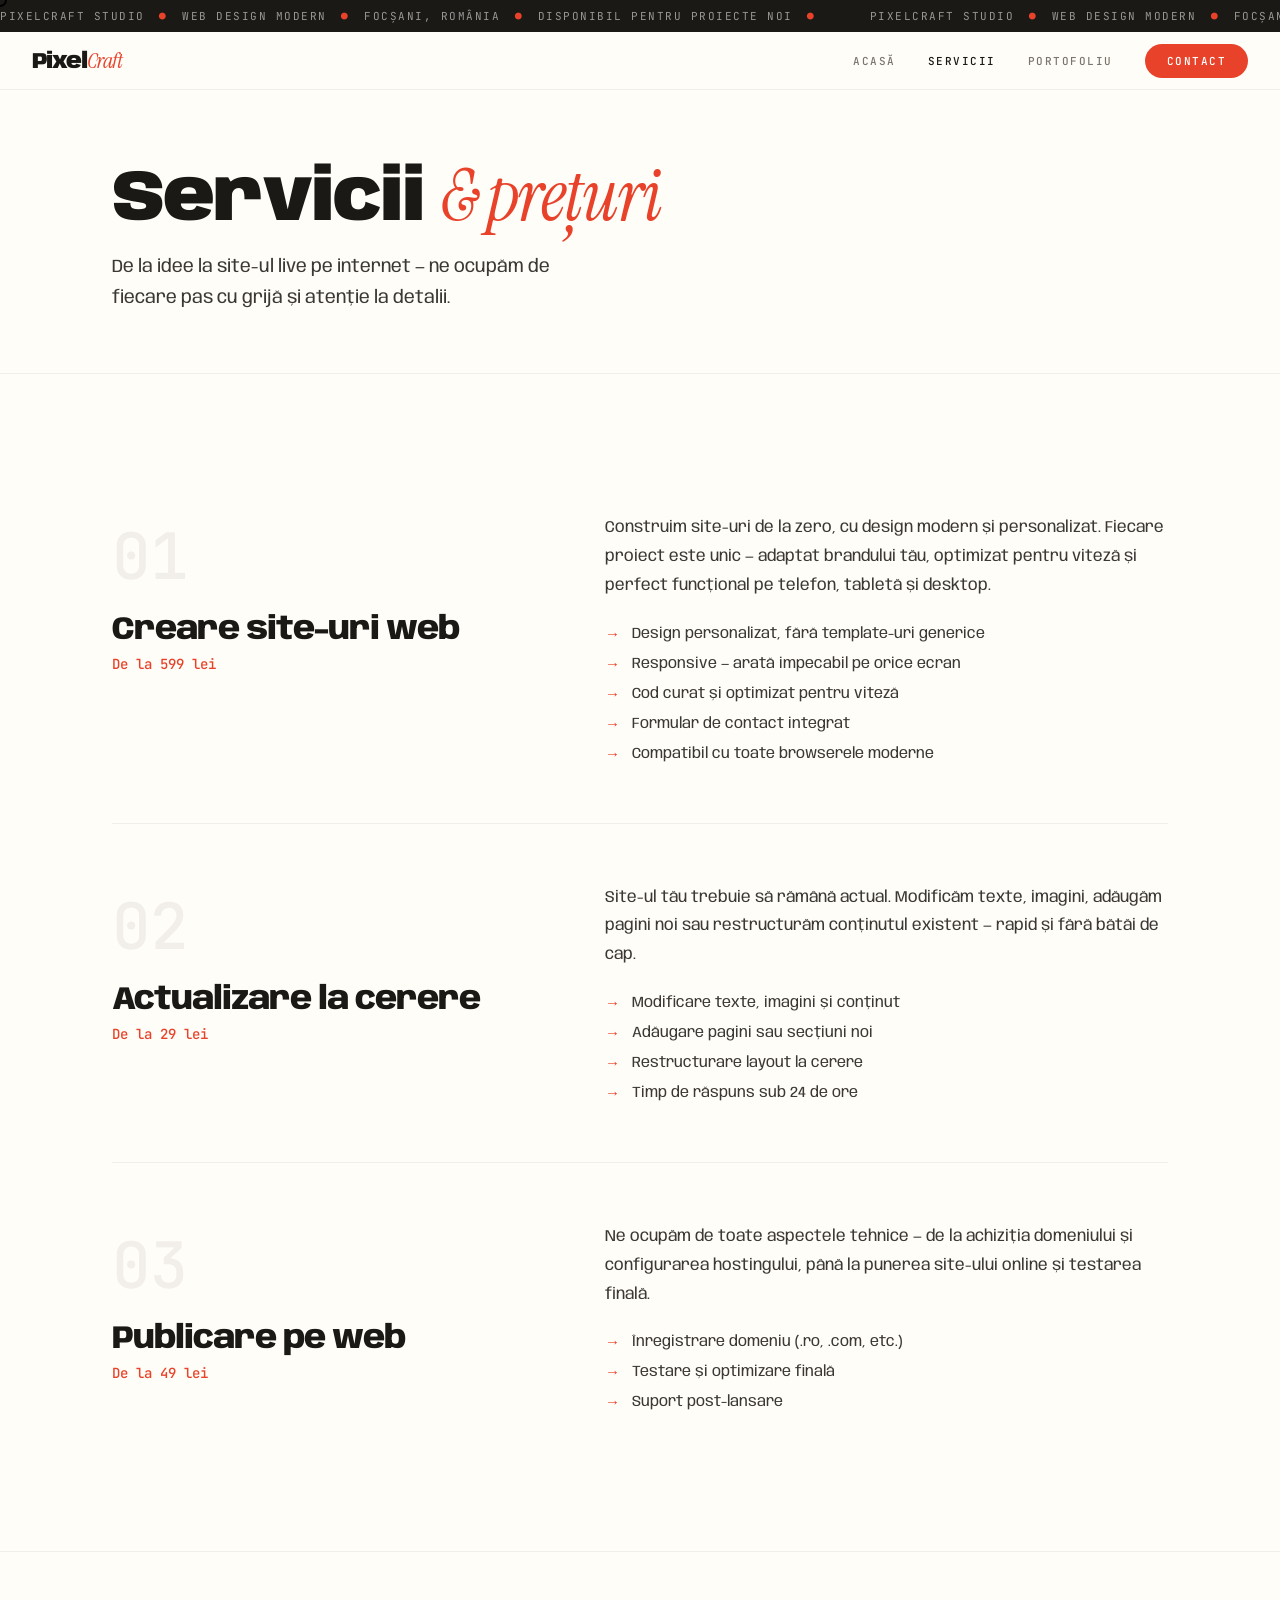
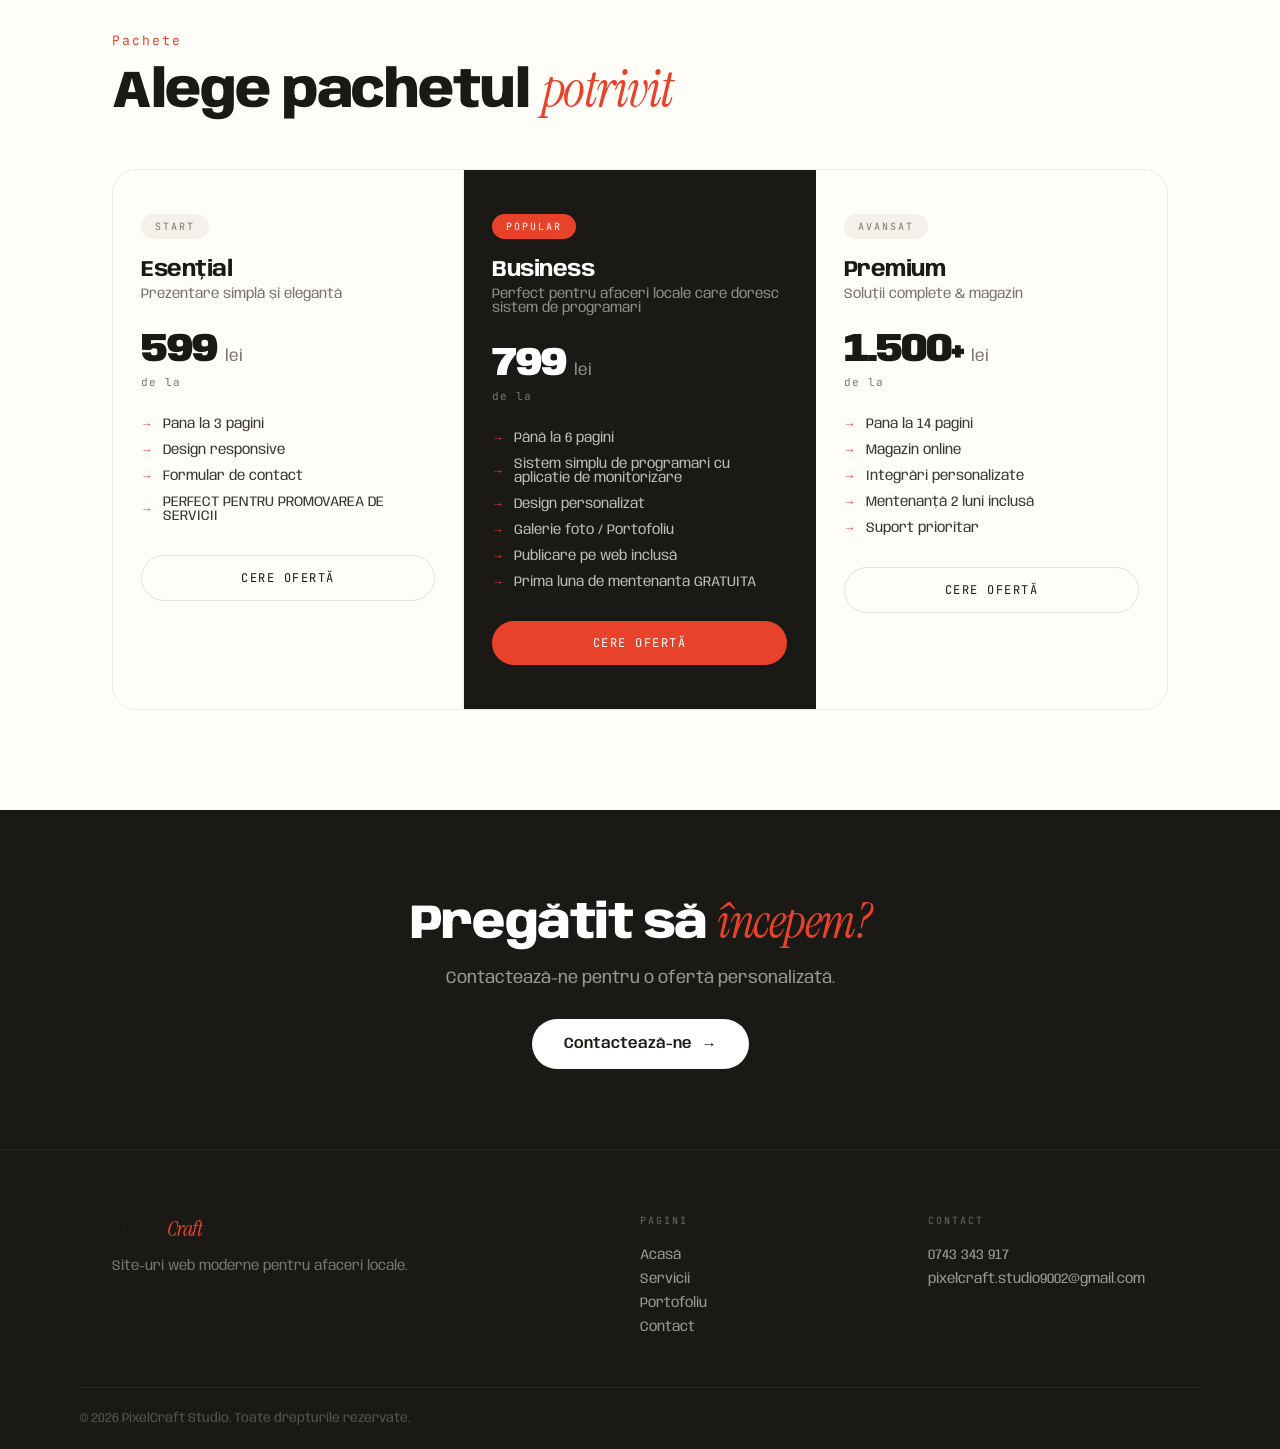
<file: servicii.html>
<!DOCTYPE html>
<html lang="ro">
<head>
<meta charset="UTF-8">
<meta name="viewport" content="width=device-width, initial-scale=1.0">
<title>Servicii — PixelCraft Studio</title>
<link href="https://fonts.googleapis.com/css2?family=Instrument+Serif:ital@0;1&family=Anybody:wght@300;400;500;600;700;800;900&family=JetBrains+Mono:wght@400;500&display=swap" rel="stylesheet">
<link rel="stylesheet" href="style.css">
</head>
<body>
<div class="cursor" id="cursor"></div>

<div class="marquee-wrap">
  <div class="marquee">
    <span>PixelCraft Studio <b class="dot">●</b> Web Design Modern <b class="dot">●</b> Focșani, România <b class="dot">●</b> Disponibil pentru proiecte noi <b class="dot">●</b></span>
    <span>PixelCraft Studio <b class="dot">●</b> Web Design Modern <b class="dot">●</b> Focșani, România <b class="dot">●</b> Disponibil pentru proiecte noi <b class="dot">●</b></span>
    <span>PixelCraft Studio <b class="dot">●</b> Web Design Modern <b class="dot">●</b> Focșani, România <b class="dot">●</b> Disponibil pentru proiecte noi <b class="dot">●</b></span>
    <span>PixelCraft Studio <b class="dot">●</b> Web Design Modern <b class="dot">●</b> Focșani, România <b class="dot">●</b> Disponibil pentru proiecte noi <b class="dot">●</b></span>
  </div>
</div>

<nav id="navbar">
  <a href="index.html" class="logo">Pixel<i>Craft</i></a>
  <ul class="nav-links">
    <li><a href="index.html">Acasă</a></li>
    <li><a href="servicii.html" class="active">Servicii</a></li>
    <li><a href="portofoliu.html">Portofoliu</a></li>
    <li><a href="contact.html" class="cta-link">Contact</a></li>
  </ul>
  <button class="hamburger" id="hamburger" aria-label="Meniu"><span></span><span></span><span></span></button>
</nav>

<div class="mobile-menu" id="mobileMenu">
  <div class="mobile-menu-inner">
    <a href="index.html" class="mobile-link">Acasă</a>
    <a href="servicii.html" class="mobile-link active">Servicii</a>
    <a href="portofoliu.html" class="mobile-link">Portofoliu</a>
    <a href="contact.html" class="mobile-link">Contact</a>
    <div class="mobile-menu-footer">
      <p>pixelcraft.studio9002@gmail.com</p>
      <p>0743 343 917</p>
    </div>
  </div>
</div>

<div class="page-header">
  <div class="container">
    <h1 class="page-title anim">Servicii <em class="accent-italic">& prețuri</em></h1>
    <p class="page-subtitle anim anim-d2">De la idee la site-ul live pe internet — ne ocupăm de fiecare pas cu grijă și atenție la detalii.</p>
  </div>
</div>

<section class="services-full">
  <div class="container">
    <div class="service-full-card anim">
      <div class="sf-left">
        <div class="sf-num">01</div>
        <h2 class="sf-name">Creare site-uri web</h2>
        <span class="sf-price-tag">De la 599 lei</span>
      </div>
      <div class="sf-right">
        <p class="sf-desc">Construim site-uri de la zero, cu design modern și personalizat. Fiecare proiect este unic — adaptat brandului tău, optimizat pentru viteză și perfect funcțional pe telefon, tabletă și desktop.</p>
        <ul class="sf-features">
          <li>Design personalizat, fără template-uri generice</li>
          <li>Responsive — arată impecabil pe orice ecran</li>
          <li>Cod curat și optimizat pentru viteză</li>
          <li>Formular de contact integrat</li>
          <li>Compatibil cu toate browserele moderne</li>
        </ul>
      </div>
    </div>

    <div class="service-full-card anim">
      <div class="sf-left">
        <div class="sf-num">02</div>
        <h2 class="sf-name">Actualizare la cerere</h2>
        <span class="sf-price-tag">De la 29 lei</span>
      </div>
      <div class="sf-right">
        <p class="sf-desc">Site-ul tău trebuie să rămână actual. Modificăm texte, imagini, adăugăm pagini noi sau restructurăm conținutul existent — rapid și fără bătăi de cap.</p>
        <ul class="sf-features">
          <li>Modificare texte, imagini și conținut</li>
          <li>Adăugare pagini sau secțiuni noi</li>
          <li>Restructurare layout la cerere</li>
          <li>Timp de răspuns sub 24 de ore</li>
        </ul>
      </div>
    </div>

    <div class="service-full-card anim">
      <div class="sf-left">
        <div class="sf-num">03</div>
        <h2 class="sf-name">Publicare pe web</h2>
        <span class="sf-price-tag">De la 49 lei</span>
      </div>
      <div class="sf-right">
        <p class="sf-desc">Ne ocupăm de toate aspectele tehnice — de la achiziția domeniului și configurarea hostingului, până la punerea site-ului online și testarea finală.</p>
        <ul class="sf-features">
          <li>Înregistrare domeniu (.ro, .com, etc.)</li>
          <li>Testare și optimizare finală</li>
          <li>Suport post-lansare</li>
        </ul>
      </div>
    </div>
  </div>
</section>

<section class="pricing-section">
  <div class="container">
    <div class="section-header anim">
      <span class="section-num">Pachete</span>
      <h2 class="section-title">Alege pachetul <em class="accent-italic">potrivit</em></h2>
    </div>

    <div class="pricing-layout">
      <div class="pricing-col anim">
        <span class="pricing-badge">Start</span>
        <h3 class="pricing-tier">Esențial</h3>
        <p class="pricing-tier-desc">Prezentare simplă și elegantă</p>
        <p class="pricing-price">599 <span>lei</span></p>
        <p class="pricing-from">de la</p>
        <ul class="pricing-list">
          <li>Pana la 3 pagini</li>
          <li>Design responsive</li>
          <li>Formular de contact</li>
          <li>PERFECT PENTRU PROMOVAREA DE SERVICII</li>
        </ul>
        <a href="contact.html" class="pricing-cta">Cere ofertă</a>
      </div>
      <div class="pricing-col highlight anim anim-delay-1">
        <span class="pricing-badge">Popular</span>
        <h3 class="pricing-tier">Business</h3>
        <p class="pricing-tier-desc">Perfect pentru afaceri locale care doresc sistem de programari</p>
        <p class="pricing-price">799 <span>lei</span></p>
        <p class="pricing-from">de la</p>
        <ul class="pricing-list">
          <li>Până la 6 pagini</li>
          <li>Sistem simplu de programari cu aplicatie de monitorizare</li>
          <li>Design personalizat</li>
          <li>Galerie foto / Portofoliu</li>
          <li>Publicare pe web inclusă</li>
          <li>Prima luna de mentenanta GRATUITA</li>
        </ul>
        <a href="contact.html" class="pricing-cta">Cere ofertă</a>
      </div>
      <div class="pricing-col anim anim-delay-2">
        <span class="pricing-badge">Avansat</span>
        <h3 class="pricing-tier">Premium</h3>
        <p class="pricing-tier-desc">Soluții complete & magazin</p>
        <p class="pricing-price">1.500+ <span>lei</span></p>
        <p class="pricing-from">de la</p>
        <ul class="pricing-list">
          <li>Pana la 14 pagini</li>
          <li>Magazin online</li>
          <li>Integrări personalizate</li>
          <li>Mentenanță 2 luni inclusă</li>
          <li>Suport prioritar</li>
        </ul>
        <a href="contact.html" class="pricing-cta">Cere ofertă</a>
      </div>
    </div>
  </div>
</section>

<section class="cta-band">
  <div class="container">
    <div class="cta-content anim">
      <h2 class="cta-title">Pregătit să <em class="accent-italic">începem?</em></h2>
      <p class="cta-desc">Contactează-ne pentru o ofertă personalizată.</p>
      <a href="contact.html" class="btn-primary btn-light">Contactează-ne <span class="btn-arrow">→</span></a>
    </div>
  </div>
</section>

<footer class="site-footer">
  <div class="container footer-grid">
    <div class="footer-brand">
      <span class="logo">Pixel<i>Craft</i></span>
      <p class="footer-tagline">Site-uri web moderne pentru afaceri locale.</p>
    </div>
    <div class="footer-nav">
      <p class="footer-heading">Pagini</p>
      <a href="index.html">Acasă</a>
      <a href="servicii.html">Servicii</a>
      <a href="portofoliu.html">Portofoliu</a>
      <a href="contact.html">Contact</a>
    </div>
    <div class="footer-contact">
      <p class="footer-heading">Contact</p>
      <a href="tel:0743343917">0743 343 917</a>
      <a href="mailto:pixelcraft.studio9002@gmail.com">pixelcraft.studio9002@gmail.com</a>
    </div>
  </div>
  <div class="container footer-bottom">
    <p>© 2026 PixelCraft Studio. Toate drepturile rezervate.</p>
  </div>
</footer>

<script src="main.js"></script>
</body>
</html>
</file>
<file: style.css>
/* ===========================
   PIXELCRAFT STUDIO — STYLES
   =========================== */

:root {
  --cream: #FFFDF8;
  --sand: #F5F1EA;
  --ink: #1B1916;
  --ink-body: #3B3835;
  --ink-muted: #7A756E;
  --pop: #E8432A;
  --pop-dark: #C5331C;
  --pop-soft: #FFF0ED;
  --blue: #2B4AFF;
  --blue-soft: #EEF1FF;
  --green: #1A9E5C;
  --green-soft: #EAFAF2;
  --font-display: 'Anybody', sans-serif;
  --font-serif: 'Instrument Serif', serif;
  --font-mono: 'JetBrains Mono', monospace;
}

* { margin: 0; padding: 0; box-sizing: border-box; }
html { scroll-behavior: smooth; }

body {
  font-family: var(--font-display);
  background: var(--cream);
  color: var(--ink);
  overflow-x: hidden;
  cursor: none;
  -webkit-font-smoothing: antialiased;
}

.container {
  max-width: 1120px;
  margin: 0 auto;
  padding: 0 32px;
}

/* ============ CURSOR ============ */
.cursor {
  width: 14px; height: 14px;
  border: 2px solid var(--ink);
  border-radius: 50%;
  position: fixed; top: 0; left: 0;
  pointer-events: none; z-index: 9999;
  transition: width 0.25s, height 0.25s, margin 0.25s, background 0.25s, border-color 0.25s;
  margin-left: -7px; margin-top: -7px;
  mix-blend-mode: difference;
}
.cursor.hover {
  width: 44px; height: 44px;
  margin-left: -22px; margin-top: -22px;
  background: #fff; border-color: #fff;
}

/* ============ MARQUEE ============ */
.marquee-wrap {
  background: var(--ink);
  overflow: hidden;
  padding: 9px 0;
  position: fixed; top: 0; left: 0; right: 0;
  z-index: 200;
}
.marquee {
  display: flex; gap: 48px;
  animation: ticker 22s linear infinite;
  white-space: nowrap; width: max-content;
}
.marquee span {
  font-family: var(--font-mono);
  font-size: 11px;
  letter-spacing: 1.5px;
  text-transform: uppercase;
  color: rgba(255,255,255,0.55);
}
.marquee .dot { color: var(--pop); margin: 0 6px; }
@keyframes ticker {
  0% { transform: translateX(0); }
  100% { transform: translateX(-50%); }
}

/* ============ NAV ============ */
nav {
  position: fixed;
  top: 32px; left: 0; right: 0;
  z-index: 150;
  padding: 14px 32px;
  display: flex; align-items: center; justify-content: space-between;
  background: rgba(255,253,248,0.8);
  backdrop-filter: blur(20px);
  -webkit-backdrop-filter: blur(20px);
  border-bottom: 1px solid rgba(27,25,22,0.06);
}
.logo {
  font-family: var(--font-display);
  font-weight: 900; font-size: 22px;
  text-decoration: none; color: var(--ink);
  letter-spacing: -1px;
}
.logo i {
  font-family: var(--font-serif);
  font-style: italic; color: var(--pop); font-weight: 400;
}
.nav-links {
  display: flex; gap: 32px; list-style: none; align-items: center;
}
.nav-links a {
  font-family: var(--font-mono);
  font-size: 11px; text-transform: uppercase;
  letter-spacing: 1.5px; color: var(--ink-muted);
  text-decoration: none; transition: color 0.3s;
  font-weight: 500;
}
.nav-links a:hover, .nav-links a.active { color: var(--ink); }
.nav-links .cta-link {
  background: var(--pop); color: #fff !important;
  padding: 10px 22px; border-radius: 100px;
  transition: all 0.3s;
}
.nav-links .cta-link:hover { background: var(--pop-dark); transform: scale(1.04); }

.hamburger {
  display: none; background: none; border: none;
  cursor: pointer; padding: 4px; z-index: 210;
}
.hamburger span {
  display: block; width: 26px; height: 2px;
  background: var(--ink); margin: 6px 0;
  transition: all 0.3s; border-radius: 2px;
}
.hamburger.open span:nth-child(1) { transform: rotate(45deg) translate(5px, 6px); }
.hamburger.open span:nth-child(2) { opacity: 0; }
.hamburger.open span:nth-child(3) { transform: rotate(-45deg) translate(5px, -6px); }

/* ============ MOBILE MENU ============ */
.mobile-menu {
  position: fixed; inset: 0;
  background: var(--cream);
  z-index: 190;
  display: flex; align-items: center; justify-content: center;
  opacity: 0; pointer-events: none;
  transition: opacity 0.4s;
}
.mobile-menu.open { opacity: 1; pointer-events: all; }
.mobile-menu-inner { text-align: center; }
.mobile-link {
  display: block;
  font-family: var(--font-display);
  font-weight: 800; font-size: 36px;
  letter-spacing: -1px;
  color: var(--ink); text-decoration: none;
  padding: 14px 0;
  transition: color 0.3s;
}
.mobile-link:hover, .mobile-link.active { color: var(--pop); }
.mobile-menu-footer {
  margin-top: 40px;
  font-family: var(--font-mono);
  font-size: 12px; color: var(--ink-muted);
  line-height: 2;
}

/* ============ TYPOGRAPHY ============ */
.accent-italic {
  font-family: var(--font-serif);
  font-style: italic; font-weight: 400;
  color: var(--pop);
}
.section-num {
  font-family: var(--font-mono);
  font-size: 13px; color: var(--pop);
  letter-spacing: 2px; margin-bottom: 14px;
  display: block;
}
.section-title {
  font-family: var(--font-display);
  font-weight: 800;
  font-size: clamp(32px, 4.5vw, 52px);
  letter-spacing: -1.5px; line-height: 1.05;
  color: var(--ink);
}
.section-header { margin-bottom: 48px; }

/* ============ BUTTONS ============ */
.btn-primary {
  display: inline-flex; align-items: center; gap: 10px;
  background: var(--pop); color: #fff;
  font-family: var(--font-display);
  font-size: 15px; font-weight: 600;
  padding: 16px 32px; border-radius: 100px;
  text-decoration: none; border: none; cursor: pointer;
  transition: all 0.35s cubic-bezier(0.16,1,0.3,1);
}
.btn-primary:hover {
  background: var(--pop-dark);
  transform: translateY(-2px);
  box-shadow: 0 10px 30px rgba(232,67,42,0.25);
}
.btn-arrow { transition: transform 0.3s; }
.btn-primary:hover .btn-arrow { transform: translateX(4px); }

.btn-outline {
  display: inline-flex; align-items: center; gap: 10px;
  background: transparent; color: var(--ink);
  font-family: var(--font-display);
  font-size: 15px; font-weight: 600;
  padding: 16px 32px; border-radius: 100px;
  text-decoration: none;
  border: 2px solid rgba(27,25,22,0.15);
  transition: all 0.35s;
}
.btn-outline:hover {
  border-color: var(--ink);
  transform: translateY(-2px);
}

.btn-light {
  background: #fff; color: var(--ink);
}
.btn-light:hover {
  background: var(--sand);
  box-shadow: 0 10px 30px rgba(0,0,0,0.1);
}

.link-arrow {
  font-family: var(--font-mono);
  font-size: 13px; letter-spacing: 0.5px;
  color: var(--pop); text-decoration: none;
  font-weight: 500;
  transition: letter-spacing 0.3s;
}
.link-arrow:hover { letter-spacing: 1.5px; }

.section-cta { margin-top: 40px; }

/* ============ HERO ============ */
.hero {
  min-height: 100vh;
  display: flex; align-items: center;
  padding: 140px 0 80px;
  position: relative; overflow: hidden;
}
.hero-inner {
  max-width: 1120px; margin: 0 auto;
  padding: 0 32px; position: relative; z-index: 2;
}
.hero-eyebrow {
  font-family: var(--font-mono);
  font-size: 12px; letter-spacing: 3px;
  text-transform: uppercase;
  color: var(--ink-muted); margin-bottom: 28px;
}
.hero-title {
  font-family: var(--font-display);
  font-weight: 900;
  font-size: clamp(48px, 8vw, 100px);
  line-height: 0.95; letter-spacing: -3px;
  margin-bottom: 32px; color: var(--ink);
}
.hero-title .line {
  display: block; overflow: hidden;
}
.hero-title .line span {
  display: inline-block;
}
.hero-desc {
  font-size: 18px; color: var(--ink-body);
  max-width: 460px; line-height: 1.75;
  font-weight: 400; margin-bottom: 40px;
}
.hero-buttons { display: flex; gap: 14px; flex-wrap: wrap; }

.hero-shapes {
  position: absolute; inset: 0; z-index: 1;
  pointer-events: none;
}
.blob {
  position: absolute; border-radius: 50%;
  animation: morph 10s ease-in-out infinite;
}
.blob-1 {
  width: 340px; height: 340px;
  background: var(--pop-soft);
  top: 10%; right: 5%;
  opacity: 0.7;
}
.blob-2 {
  width: 200px; height: 200px;
  background: var(--blue-soft);
  top: 50%; right: 20%;
  animation-delay: -3s; opacity: 0.6;
}
.blob-3 {
  width: 140px; height: 140px;
  background: var(--green-soft);
  top: 65%; right: 8%;
  animation-delay: -6s; opacity: 0.5;
}
@keyframes morph {
  0%, 100% { border-radius: 60% 40% 30% 70% / 60% 30% 70% 40%; }
  33% { border-radius: 30% 60% 70% 40% / 50% 60% 30% 60%; }
  66% { border-radius: 50% 60% 30% 60% / 30% 40% 70% 60%; }
}

/* ============ HOME SERVICES ============ */
.home-services {
  padding: 80px 0 100px;
  border-top: 1px solid rgba(27,25,22,0.06);
}
.services-preview {
  display: grid; grid-template-columns: repeat(3, 1fr);
  gap: 2px; background: rgba(27,25,22,0.08);
  border-radius: 20px; overflow: hidden;
}
.service-preview-card {
  background: var(--cream);
  padding: 40px 28px;
  text-decoration: none; color: var(--ink);
  position: relative; overflow: hidden;
  transition: all 0.5s cubic-bezier(0.16,1,0.3,1);
  display: flex; flex-direction: column;
}
.service-preview-card::before {
  content: ''; position: absolute; inset: 0;
  background: var(--ink);
  transform: translateY(101%);
  transition: transform 0.5s cubic-bezier(0.16,1,0.3,1);
  z-index: 0;
}
.service-preview-card:hover::before { transform: translateY(0); }
.service-preview-card > * { position: relative; z-index: 1; }
.service-preview-card:hover { color: #fff; }
.service-preview-card:hover .sp-num { color: var(--pop); }
.service-preview-card:hover .sp-desc { color: rgba(255,255,255,0.6); }
.service-preview-card:hover .sp-price { background: rgba(255,255,255,0.1); color: #fff; border-color: rgba(255,255,255,0.2); }
.service-preview-card:hover .sp-arrow { opacity: 1; transform: translateX(0); }

.sp-num {
  font-family: var(--font-mono);
  font-size: 44px; font-weight: 500;
  color: rgba(27,25,22,0.07);
  margin-bottom: 28px; transition: color 0.5s;
}
.sp-name {
  font-family: var(--font-display);
  font-size: 21px; font-weight: 700;
  letter-spacing: -0.3px; margin-bottom: 12px;
}
.sp-desc {
  font-size: 15px; color: var(--ink-body);
  line-height: 1.65; font-weight: 400;
  margin-bottom: 24px; transition: color 0.5s;
  flex: 1;
}
.sp-price {
  display: inline-block;
  font-family: var(--font-mono);
  font-size: 12px; font-weight: 500;
  padding: 8px 16px;
  border: 1px solid rgba(27,25,22,0.1);
  border-radius: 100px;
  color: var(--ink-body);
  transition: all 0.5s;
}
.sp-arrow {
  position: absolute;
  bottom: 40px; right: 28px;
  font-size: 22px; color: var(--pop);
  opacity: 0; transform: translateX(-10px);
  transition: all 0.4s;
}

/* ============ HOME PORTFOLIO ============ */
.home-portfolio {
  padding: 80px 0 100px;
  border-top: 1px solid rgba(27,25,22,0.06);
}
.portfolio-preview { margin-top: 0; }
.pp-card {
  display: grid; grid-template-columns: 1.1fr 0.9fr;
  background: var(--ink); border-radius: 24px;
  overflow: hidden;
  transition: transform 0.5s cubic-bezier(0.16,1,0.3,1);
}
.pp-card:hover { transform: scale(0.99); }

.pp-visual {
  padding: 40px; display: flex;
  align-items: center; justify-content: center;
  position: relative;
  background:
    radial-gradient(circle at 30% 40%, rgba(232,67,42,0.12) 0%, transparent 60%),
    radial-gradient(circle at 70% 60%, rgba(43,74,255,0.1) 0%, transparent 60%);
}
.pp-browser {
  width: 100%; max-width: 360px;
  background: rgba(255,255,255,0.06);
  border: 1px solid rgba(255,255,255,0.08);
  border-radius: 12px; overflow: hidden;
}
.pp-browser-bar {
  height: 30px;
  background: rgba(255,255,255,0.04);
  display: flex; align-items: center;
  gap: 6px; padding: 0 12px;
  border-bottom: 1px solid rgba(255,255,255,0.06);
}
.pp-dot {
  width: 8px; height: 8px;
  border-radius: 50%;
  background: rgba(255,255,255,0.15);
}
.pp-url {
  font-family: var(--font-mono);
  font-size: 10px; color: rgba(255,255,255,0.3);
  margin-left: 10px;
}
.pp-browser-body { padding: 16px; }
.pp-line {
  height: 8px; border-radius: 100px;
  margin-bottom: 8px;
}
.pp-line-accent { width: 55%; background: rgba(232,67,42,0.3); }
.pp-line-80 { width: 80%; background: rgba(255,255,255,0.06); }
.pp-line-60 { width: 60%; background: rgba(255,255,255,0.04); }
.pp-blocks {
  display: grid; grid-template-columns: 1fr 1fr;
  gap: 8px; margin-top: 12px;
}
.pp-block {
  height: 50px; border-radius: 8px;
  background: rgba(255,255,255,0.04);
}

.pp-info {
  padding: 48px 40px;
  display: flex; flex-direction: column;
  justify-content: center; color: #fff;
}
.pp-label {
  font-family: var(--font-mono);
  font-size: 11px; letter-spacing: 2px;
  text-transform: uppercase;
  color: rgba(255,255,255,0.45);
  margin-bottom: 14px;
}
.pp-name {
  font-family: var(--font-display);
  font-size: 28px; font-weight: 700;
  letter-spacing: -1px; margin-bottom: 14px;
}
.pp-desc {
  font-size: 15px; color: rgba(255,255,255,0.6);
  line-height: 1.65; margin-bottom: 20px;
}
.pp-tags { display: flex; gap: 8px; flex-wrap: wrap; }
.pp-tags span {
  font-family: var(--font-mono);
  font-size: 10px; letter-spacing: 1px;
  text-transform: uppercase;
  padding: 6px 14px; border-radius: 100px;
  border: 1px solid rgba(255,255,255,0.12);
  color: rgba(255,255,255,0.5);
}

/* ============ CTA BAND ============ */
.cta-band {
  background: var(--ink);
  padding: 80px 0;
}
.cta-content { text-align: center; }
.cta-title {
  font-family: var(--font-display);
  font-weight: 800;
  font-size: clamp(30px, 4vw, 48px);
  letter-spacing: -1.5px;
  color: #fff; margin-bottom: 16px;
}
.cta-desc {
  font-size: 17px; color: rgba(255,255,255,0.55);
  margin-bottom: 32px; font-weight: 400;
}

/* ============ FOOTER ============ */
.site-footer {
  background: var(--ink);
  padding: 64px 0 0;
  border-top: 1px solid rgba(255,255,255,0.05);
}
.footer-grid {
  display: grid;
  grid-template-columns: 2fr 1fr 1fr;
  gap: 48px;
  padding-bottom: 48px;
  border-bottom: 1px solid rgba(255,255,255,0.06);
}
.footer-brand .logo { display: inline-block; margin-bottom: 12px; }
.footer-brand .logo i { color: var(--pop); }
.footer-tagline {
  font-size: 14px; color: rgba(255,255,255,0.4);
  font-weight: 400; line-height: 1.6;
}
.footer-heading {
  font-family: var(--font-mono);
  font-size: 10px; letter-spacing: 2px;
  text-transform: uppercase;
  color: rgba(255,255,255,0.35);
  margin-bottom: 16px;
}
.footer-nav a, .footer-contact a {
  display: block;
  font-size: 14px; color: rgba(255,255,255,0.55);
  text-decoration: none;
  padding: 5px 0; transition: color 0.3s;
}
.footer-nav a:hover, .footer-contact a:hover { color: #fff; }
.footer-bottom {
  padding: 24px 0;
  font-size: 13px; color: rgba(255,255,255,0.25);
}

/* ============ ANIMATIONS ============ */
.anim {
  opacity: 0; transform: translateY(30px);
  transition: all 0.8s cubic-bezier(0.16,1,0.3,1);
}
.anim.in { opacity: 1; transform: translateY(0); }
.anim-delay-1 { transition-delay: 0.1s; }
.anim-delay-2 { transition-delay: 0.2s; }
.anim-d1 { transition-delay: 0.2s; }
.anim-d2 { transition-delay: 0.35s; }
.anim-d3 { transition-delay: 0.5s; }
.anim-d4 { transition-delay: 0.65s; }
.anim-d5 { transition-delay: 0.8s; }

/* ============ SERVICII PAGE ============ */
.page-header {
  padding: 160px 0 60px;
  border-bottom: 1px solid rgba(27,25,22,0.06);
}
.page-title {
  font-family: var(--font-display);
  font-weight: 900;
  font-size: clamp(40px, 6vw, 72px);
  letter-spacing: -2px; line-height: 1;
  color: var(--ink); margin-bottom: 16px;
}
.page-subtitle {
  font-size: 18px; color: var(--ink-body);
  font-weight: 400; max-width: 500px;
  line-height: 1.7;
}

.services-full {
  padding: 80px 0;
}
.service-full-card {
  display: grid; grid-template-columns: 1fr 1.3fr;
  gap: 60px; padding: 60px 0;
  border-bottom: 1px solid rgba(27,25,22,0.06);
  align-items: start;
}
.service-full-card:last-child { border-bottom: none; }
.sf-left {}
.sf-num {
  font-family: var(--font-mono);
  font-size: 64px; font-weight: 500;
  color: rgba(27,25,22,0.06);
  margin-bottom: 16px;
}
.sf-name {
  font-family: var(--font-display);
  font-size: 32px; font-weight: 800;
  letter-spacing: -1px; margin-bottom: 8px;
}
.sf-price-tag {
  font-family: var(--font-mono);
  font-size: 14px; font-weight: 500;
  color: var(--pop);
}
.sf-right {}
.sf-desc {
  font-size: 16px; color: var(--ink-body);
  line-height: 1.8; margin-bottom: 24px;
  font-weight: 400;
}
.sf-features {
  list-style: none;
  display: flex; flex-direction: column; gap: 12px;
}
.sf-features li {
  font-size: 15px; color: var(--ink-body);
  display: flex; align-items: center; gap: 12px;
  font-weight: 400;
}
.sf-features li::before {
  content: '→';
  color: var(--pop);
  font-weight: 600;
  flex-shrink: 0;
}

/* PRICING TABLE on Servicii page */
.pricing-section {
  padding: 80px 0 100px;
  border-top: 1px solid rgba(27,25,22,0.06);
}
.pricing-layout {
  display: grid; grid-template-columns: repeat(3, 1fr);
  gap: 0; margin-top: 48px;
  border: 1px solid rgba(27,25,22,0.08);
  border-radius: 24px; overflow: hidden;
}
.pricing-col {
  padding: 44px 28px;
  border-right: 1px solid rgba(27,25,22,0.06);
  transition: all 0.4s;
}
.pricing-col:last-child { border-right: none; }
.pricing-col.highlight { background: var(--ink); color: #fff; }
.pricing-col:not(.highlight):hover { background: var(--sand); }

.pricing-badge {
  font-family: var(--font-mono);
  font-size: 10px; letter-spacing: 2px;
  text-transform: uppercase;
  padding: 6px 14px; border-radius: 100px;
  display: inline-block; margin-bottom: 20px;
}
.pricing-col:not(.highlight) .pricing-badge { background: var(--sand); color: var(--ink-muted); }
.pricing-col.highlight .pricing-badge { background: var(--pop); color: #fff; }

.pricing-tier {
  font-family: var(--font-display);
  font-weight: 700; font-size: 22px;
  letter-spacing: -0.5px; margin-bottom: 6px;
}
.pricing-tier-desc {
  font-size: 14px; font-weight: 400; margin-bottom: 28px;
}
.pricing-col:not(.highlight) .pricing-tier-desc { color: var(--ink-muted); }
.pricing-col.highlight .pricing-tier-desc { color: rgba(255,255,255,0.5); }

.pricing-price {
  font-family: var(--font-display);
  font-weight: 900; font-size: 40px;
  letter-spacing: -2px; margin-bottom: 4px;
}
.pricing-price span { font-size: 16px; font-weight: 400; letter-spacing: 0; }
.pricing-col:not(.highlight) .pricing-price span { color: var(--ink-muted); }
.pricing-col.highlight .pricing-price span { color: rgba(255,255,255,0.5); }

.pricing-from {
  font-family: var(--font-mono);
  font-size: 11px; letter-spacing: 1px;
  margin-bottom: 28px;
}
.pricing-col:not(.highlight) .pricing-from { color: var(--ink-muted); }
.pricing-col.highlight .pricing-from { color: rgba(255,255,255,0.4); }

.pricing-list {
  list-style: none;
  display: flex; flex-direction: column; gap: 12px;
  margin-bottom: 32px;
}
.pricing-list li {
  font-size: 14px; font-weight: 400;
  display: flex; align-items: center; gap: 10px;
}
.pricing-list li::before {
  content: '→'; font-size: 12px; color: var(--pop);
  flex-shrink: 0;
}
.pricing-col:not(.highlight) .pricing-list li { color: var(--ink-body); }
.pricing-col.highlight .pricing-list li { color: rgba(255,255,255,0.7); }

.pricing-cta {
  display: block; width: 100%; padding: 14px;
  text-align: center;
  font-family: var(--font-mono);
  font-size: 12px; letter-spacing: 1.5px;
  text-transform: uppercase; text-decoration: none;
  border-radius: 100px; transition: all 0.3s;
}
.pricing-col:not(.highlight) .pricing-cta {
  border: 1px solid rgba(27,25,22,0.12); color: var(--ink);
}
.pricing-col:not(.highlight) .pricing-cta:hover {
  background: var(--ink); color: #fff; border-color: var(--ink);
}
.pricing-col.highlight .pricing-cta {
  background: var(--pop); color: #fff; border: none;
}
.pricing-col.highlight .pricing-cta:hover {
  background: var(--pop-dark); transform: scale(1.02);
}

/* ============ PORTOFOLIU PAGE ============ */
.portfolio-full { padding: 80px 0 100px; }
.portfolio-full-grid {
  display: grid; grid-template-columns: 1fr 1fr;
  gap: 28px;
}
.pf-card {
  border-radius: 20px; overflow: hidden;
  border: 1px solid rgba(27,25,22,0.06);
  transition: all 0.5s cubic-bezier(0.16,1,0.3,1);
  background: var(--cream);
}
.pf-card:hover {
  transform: translateY(-6px);
  box-shadow: 0 20px 50px rgba(0,0,0,0.07);
}
.pf-thumb {
  aspect-ratio: 16/9;
  background: var(--ink);
  display: flex; align-items: center; justify-content: center;
  position: relative; overflow: hidden;
  padding: 24px;
}
.pf-thumb::before {
  content: ''; position: absolute; inset: 0;
  background:
    radial-gradient(circle at 25% 35%, rgba(232,67,42,0.12), transparent 55%),
    radial-gradient(circle at 75% 65%, rgba(43,74,255,0.1), transparent 55%);
}
.pf-thumb .pp-browser {
  position: relative; z-index: 1;
  width: 85%; max-width: 340px;
}
.pf-info { padding: 28px; }
.pf-info h3 {
  font-family: var(--font-display);
  font-size: 22px; font-weight: 700;
  letter-spacing: -0.5px; margin-bottom: 8px;
  color: var(--ink);
}
.pf-info p {
  font-size: 15px; color: var(--ink-body);
  line-height: 1.6; margin-bottom: 16px;
}
.pf-info .pp-tags span {
  color: var(--ink-muted);
  border-color: rgba(27,25,22,0.1);
}

.pf-coming {
  border: 2px dashed rgba(27,25,22,0.12);
  background: transparent;
  display: flex; align-items: center; justify-content: center;
  min-height: 340px; text-align: center;
}
.pf-coming:hover { transform: none; box-shadow: none; }
.pf-coming-inner { padding: 40px; }
.pf-coming-icon {
  font-size: 36px; margin-bottom: 16px;
  animation: pulse-icon 3s ease-in-out infinite;
}
@keyframes pulse-icon {
  0%, 100% { transform: scale(1); }
  50% { transform: scale(1.15); }
}
.pf-coming-inner h3 {
  font-family: var(--font-display);
  font-size: 20px; font-weight: 700;
  margin-bottom: 8px; color: var(--ink);
}
.pf-coming-inner p {
  font-size: 14px; color: var(--ink-muted);
  line-height: 1.6;
}

/* ============ CONTACT PAGE ============ */
.contact-full { padding: 80px 0 100px; }
.contact-grid {
  display: grid; grid-template-columns: 1fr 1fr;
  gap: 64px; align-items: start;
}
.contact-text {
  font-size: 17px; color: var(--ink-body);
  line-height: 1.8; margin-bottom: 40px;
  font-weight: 400;
}
.contact-info-item {
  display: flex; align-items: center; gap: 18px;
  padding: 22px 0;
  border-bottom: 1px solid rgba(27,25,22,0.06);
}
.ci-icon {
  width: 50px; height: 50px;
  border-radius: 14px;
  display: flex; align-items: center; justify-content: center;
  font-size: 22px; flex-shrink: 0;
}
.ci-icon.phone { background: var(--green-soft); }
.ci-icon.email { background: var(--blue-soft); }
.ci-label {
  font-family: var(--font-mono);
  font-size: 10px; letter-spacing: 2px;
  text-transform: uppercase;
  color: var(--ink-muted); margin-bottom: 4px;
}
.ci-value {
  font-size: 17px; font-weight: 600;
}
.ci-value a {
  color: var(--ink); text-decoration: none;
  transition: color 0.3s;
}
.ci-value a:hover { color: var(--pop); }

.contact-form-card {
  background: var(--sand);
  border-radius: 24px; padding: 40px;
}
.cf-title {
  font-family: var(--font-display);
  font-size: 22px; font-weight: 700;
  letter-spacing: -0.5px; margin-bottom: 28px;
  color: var(--ink);
}
.cf-row { margin-bottom: 20px; }
.cf-label {
  font-family: var(--font-mono);
  font-size: 10px; letter-spacing: 2px;
  text-transform: uppercase;
  color: var(--ink-muted); margin-bottom: 6px;
  display: block;
}
.cf-input {
  width: 100%;
  padding: 14px 0;
  border: none;
  border-bottom: 2px solid rgba(27,25,22,0.08);
  background: transparent;
  font-family: var(--font-display);
  font-size: 16px; font-weight: 400;
  color: var(--ink); outline: none;
  transition: border-color 0.3s;
}
.cf-input:focus { border-color: var(--pop); }
.cf-input::placeholder { color: var(--ink-muted); }
textarea.cf-input {
  resize: vertical; min-height: 100px;
  font-family: var(--font-display);
}
.cf-submit {
  width: 100%; padding: 16px; margin-top: 28px;
  background: var(--ink); color: #fff;
  font-family: var(--font-mono);
  font-size: 12px; letter-spacing: 2px;
  text-transform: uppercase;
  border: none; border-radius: 100px;
  cursor: pointer; transition: all 0.35s;
}
.cf-submit:hover {
  background: var(--pop);
  transform: translateY(-2px);
}

/* ============ RESPONSIVE ============ */
@media (max-width: 900px) {
  .container { padding: 0 24px; }
  nav { padding: 12px 24px; }
  .nav-links { display: none; }
  .hamburger { display: block; }

  .hero { padding: 130px 0 60px; }
  .hero-inner { padding: 0 24px; }
  .hero-title { letter-spacing: -2px; }
  .hero-buttons { flex-direction: column; }
  .btn-primary, .btn-outline { width: 100%; justify-content: center; text-align: center; }

  .blob { display: none; }

  .services-preview { grid-template-columns: 1fr; }
  .pp-card { grid-template-columns: 1fr; }
  .pp-visual { min-height: 240px; }
  .pp-info { padding: 32px 24px; }

  .pricing-layout { grid-template-columns: 1fr; border-radius: 16px; }
  .pricing-col { border-right: none; border-bottom: 1px solid rgba(27,25,22,0.06); }
  .pricing-col:last-child { border-bottom: none; }

  .service-full-card { grid-template-columns: 1fr; gap: 24px; }
  .portfolio-full-grid { grid-template-columns: 1fr; }
  .contact-grid { grid-template-columns: 1fr; gap: 40px; }

  .footer-grid { grid-template-columns: 1fr; gap: 32px; }
  .site-footer { padding: 48px 0 0; }

  .cursor { display: none; }
  body { cursor: auto; }
}

@media (max-width: 480px) {
  .hero-title { font-size: 40px; letter-spacing: -1.5px; }
  .page-title { font-size: 36px; }
  .section-title { font-size: 28px; }
  .service-preview-card { padding: 32px 20px; }
  .sp-num { font-size: 36px; }
  .pricing-col { padding: 36px 24px; }
}
</style>
</file>
